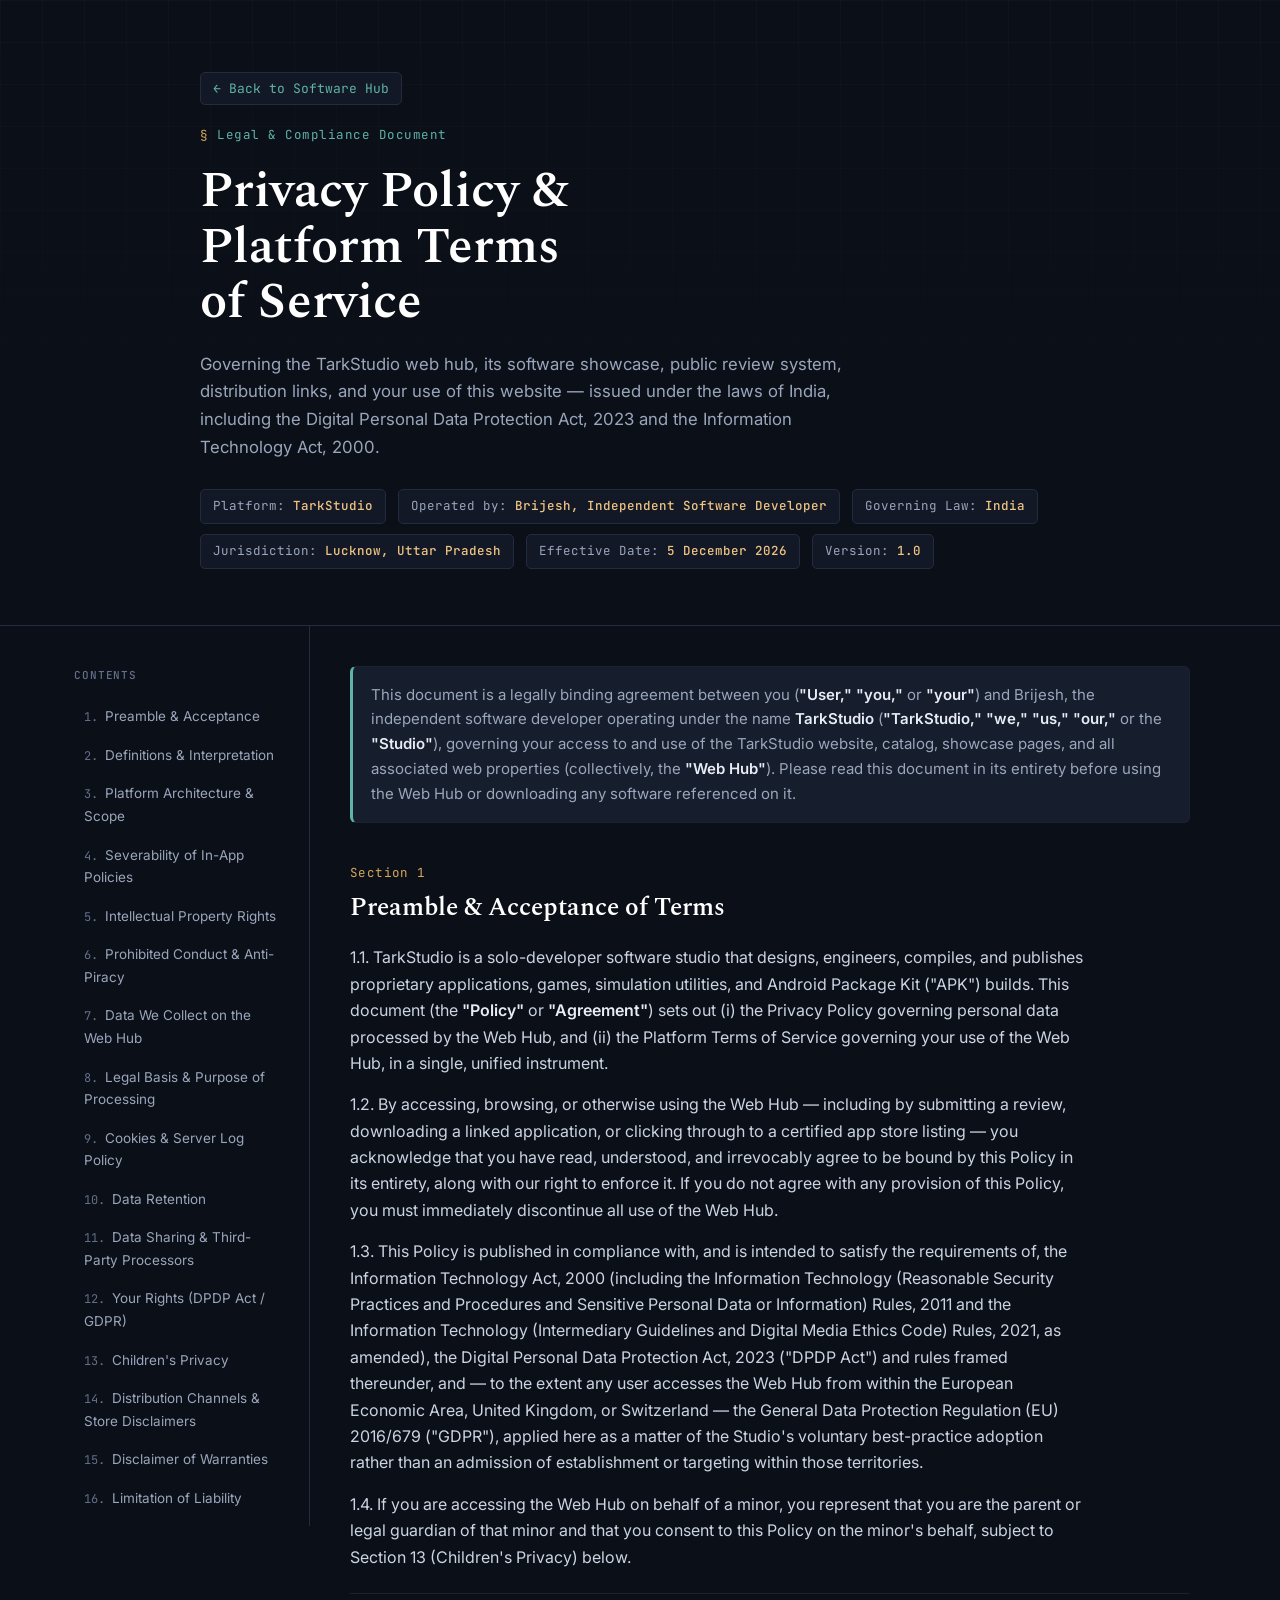
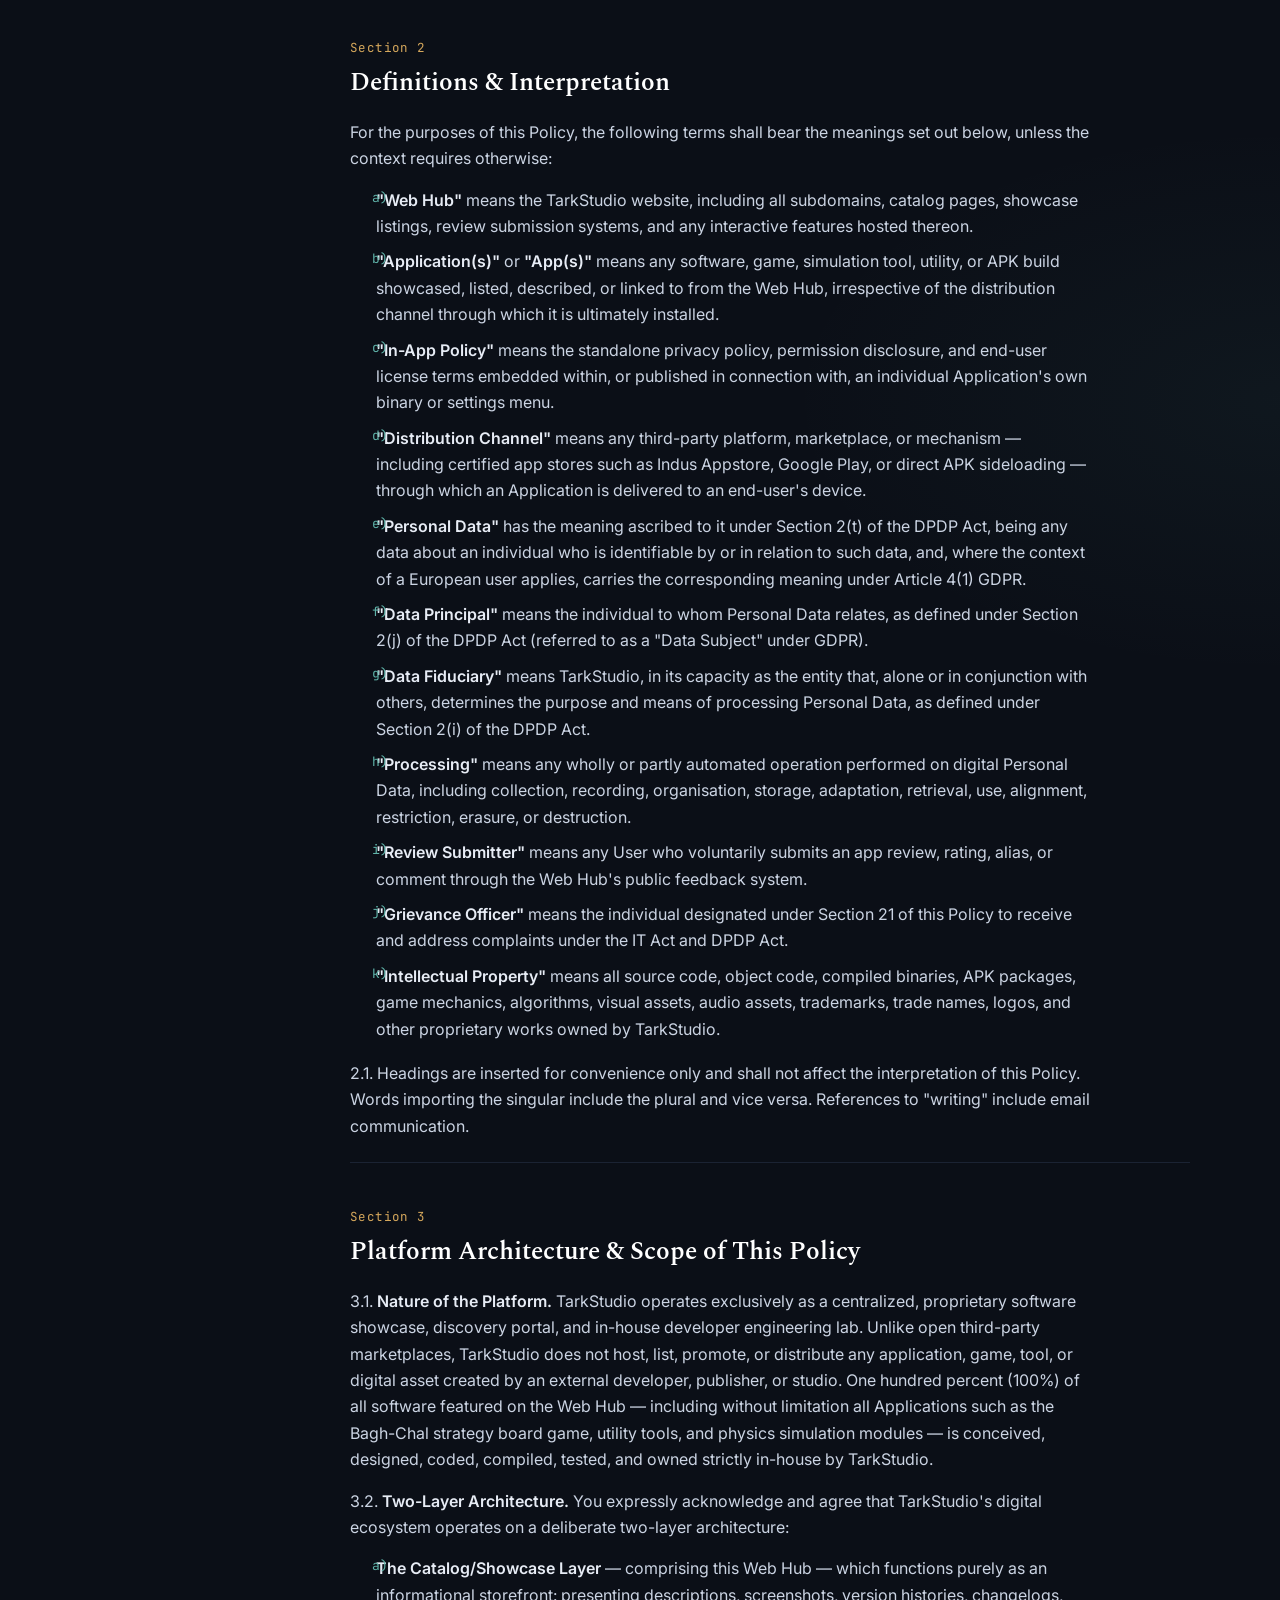
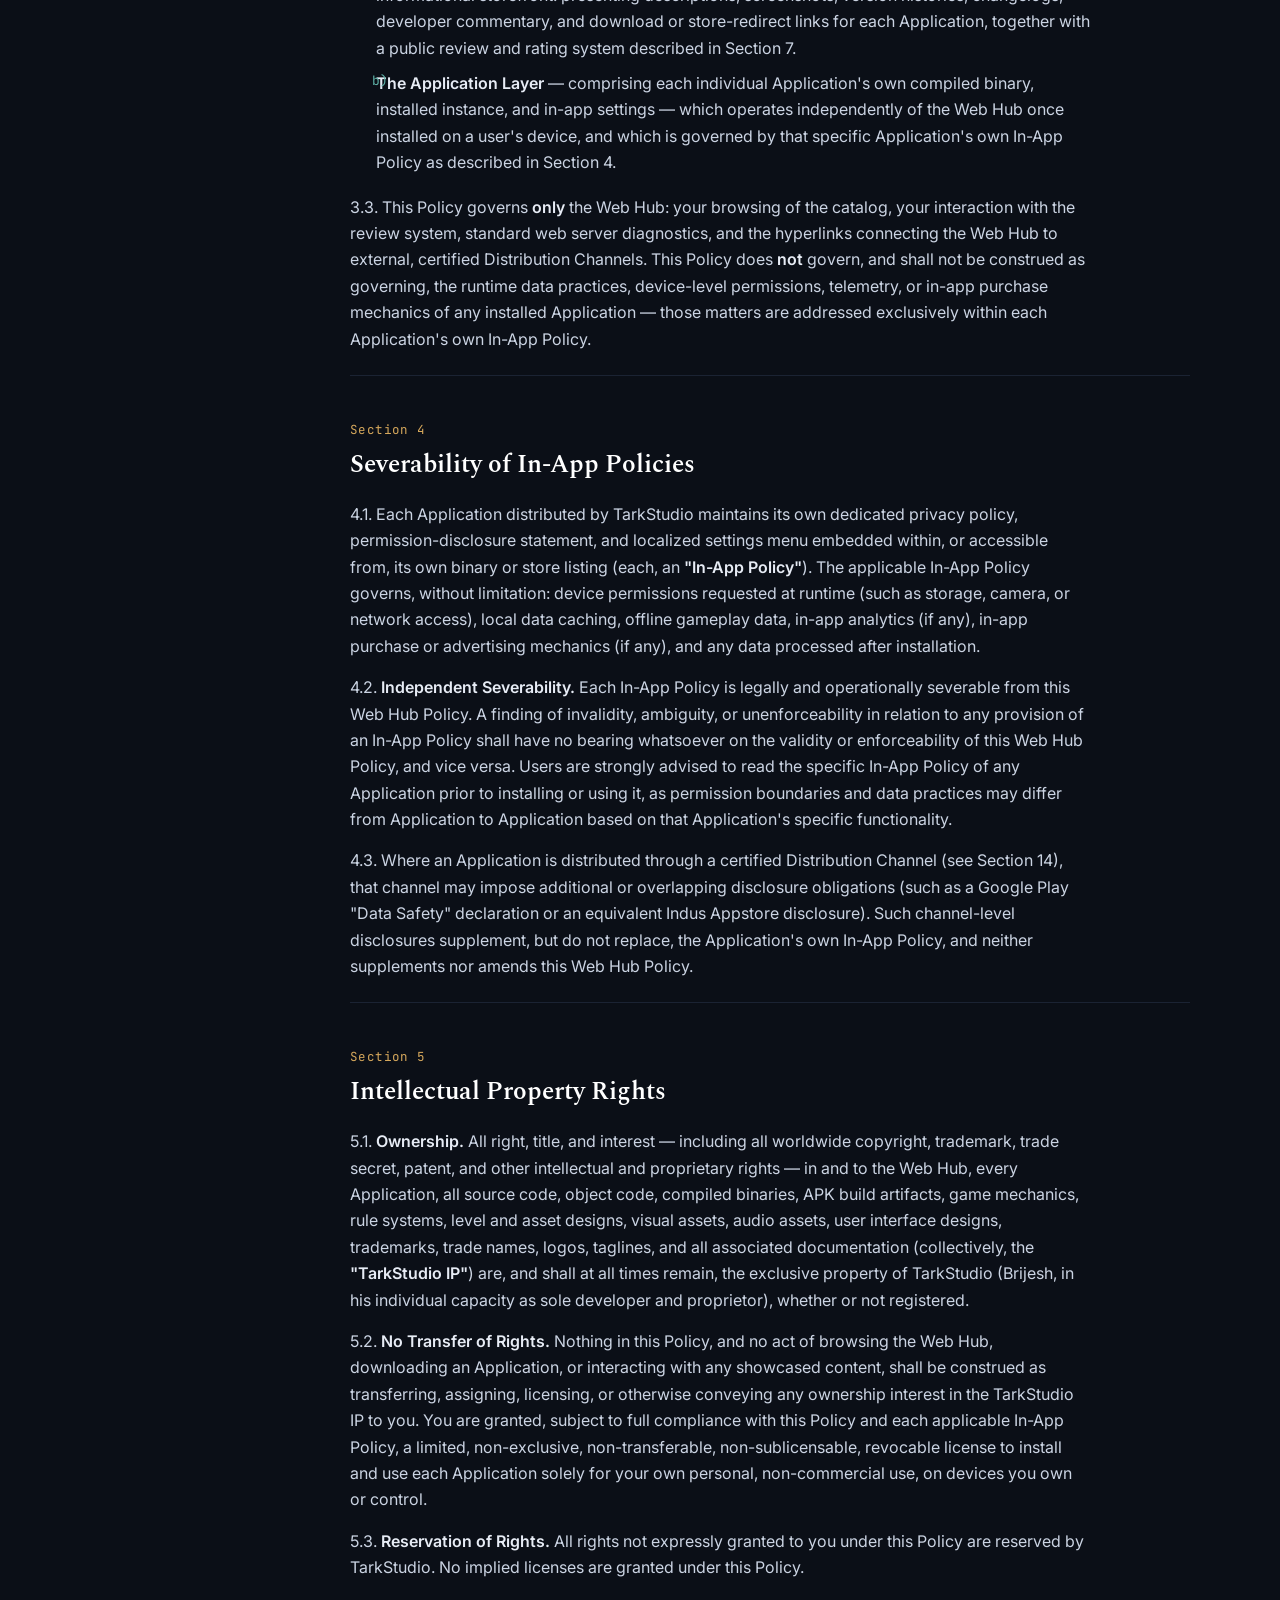
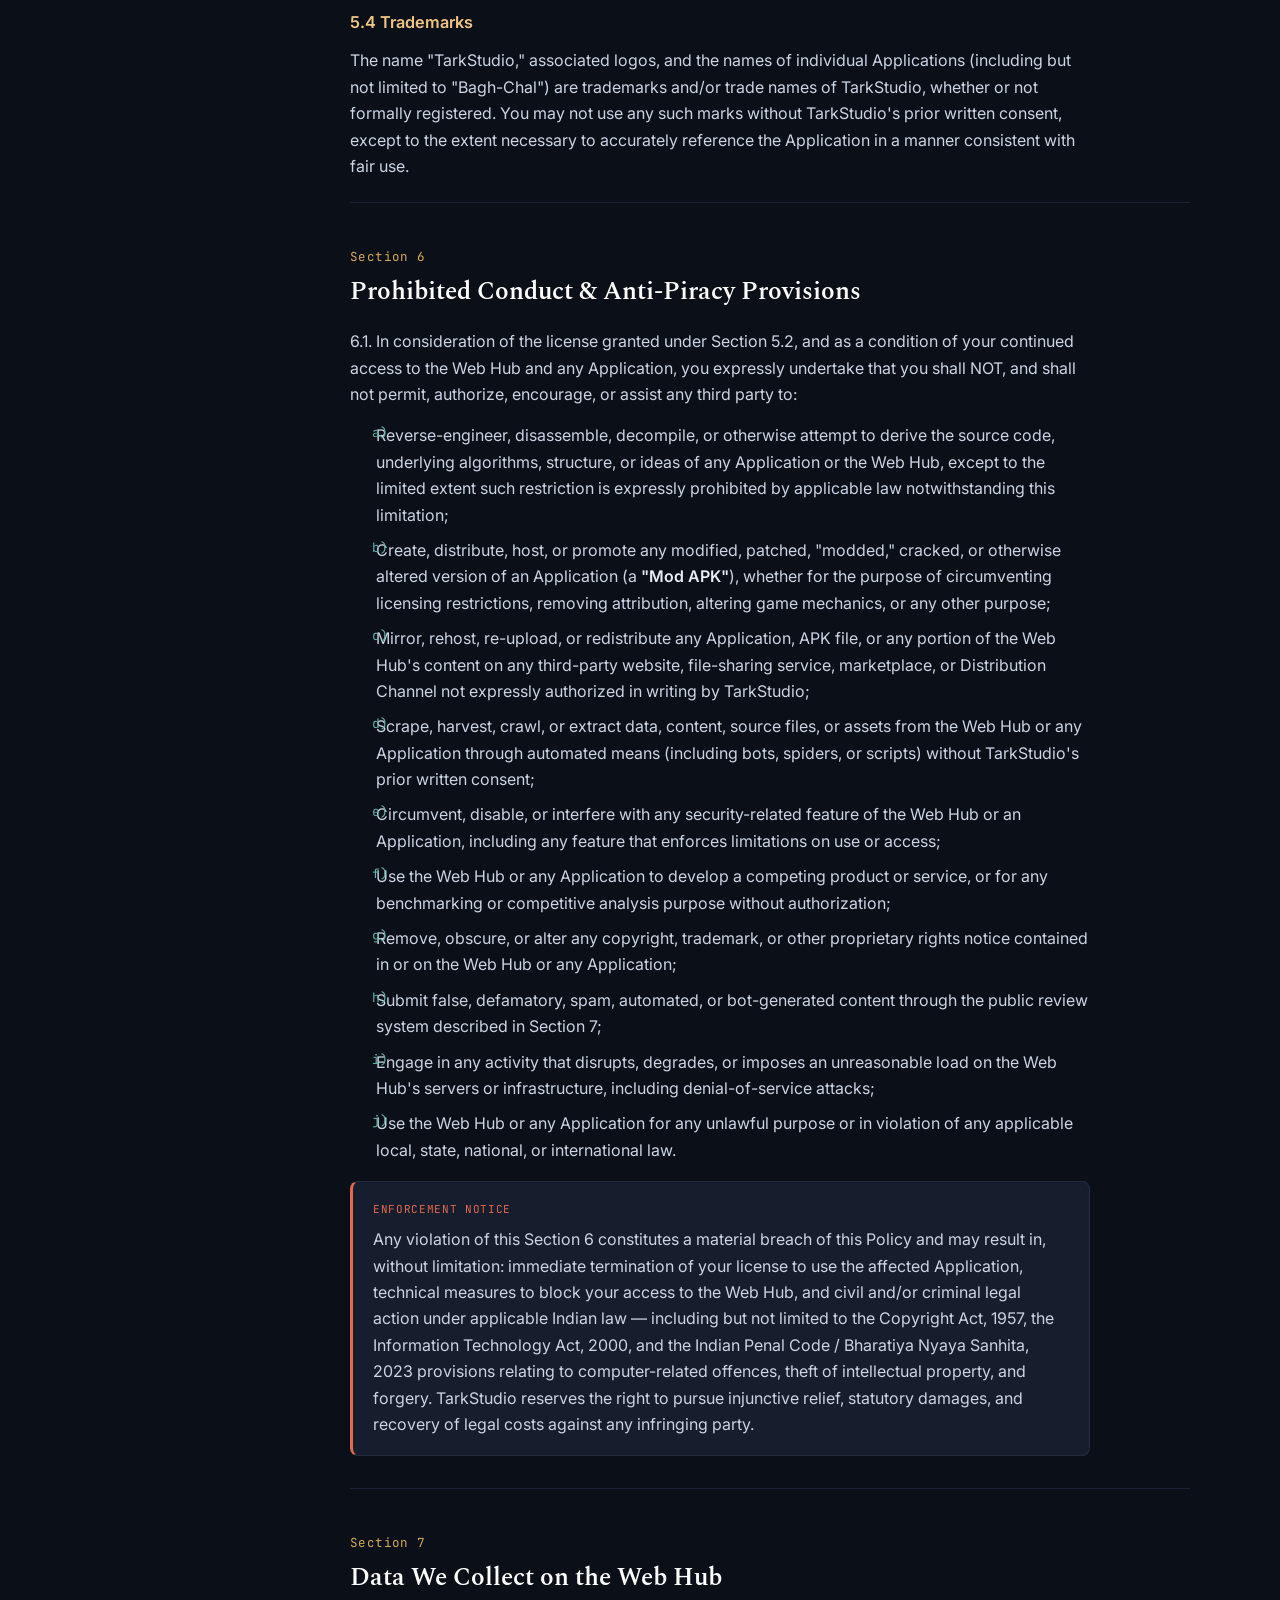
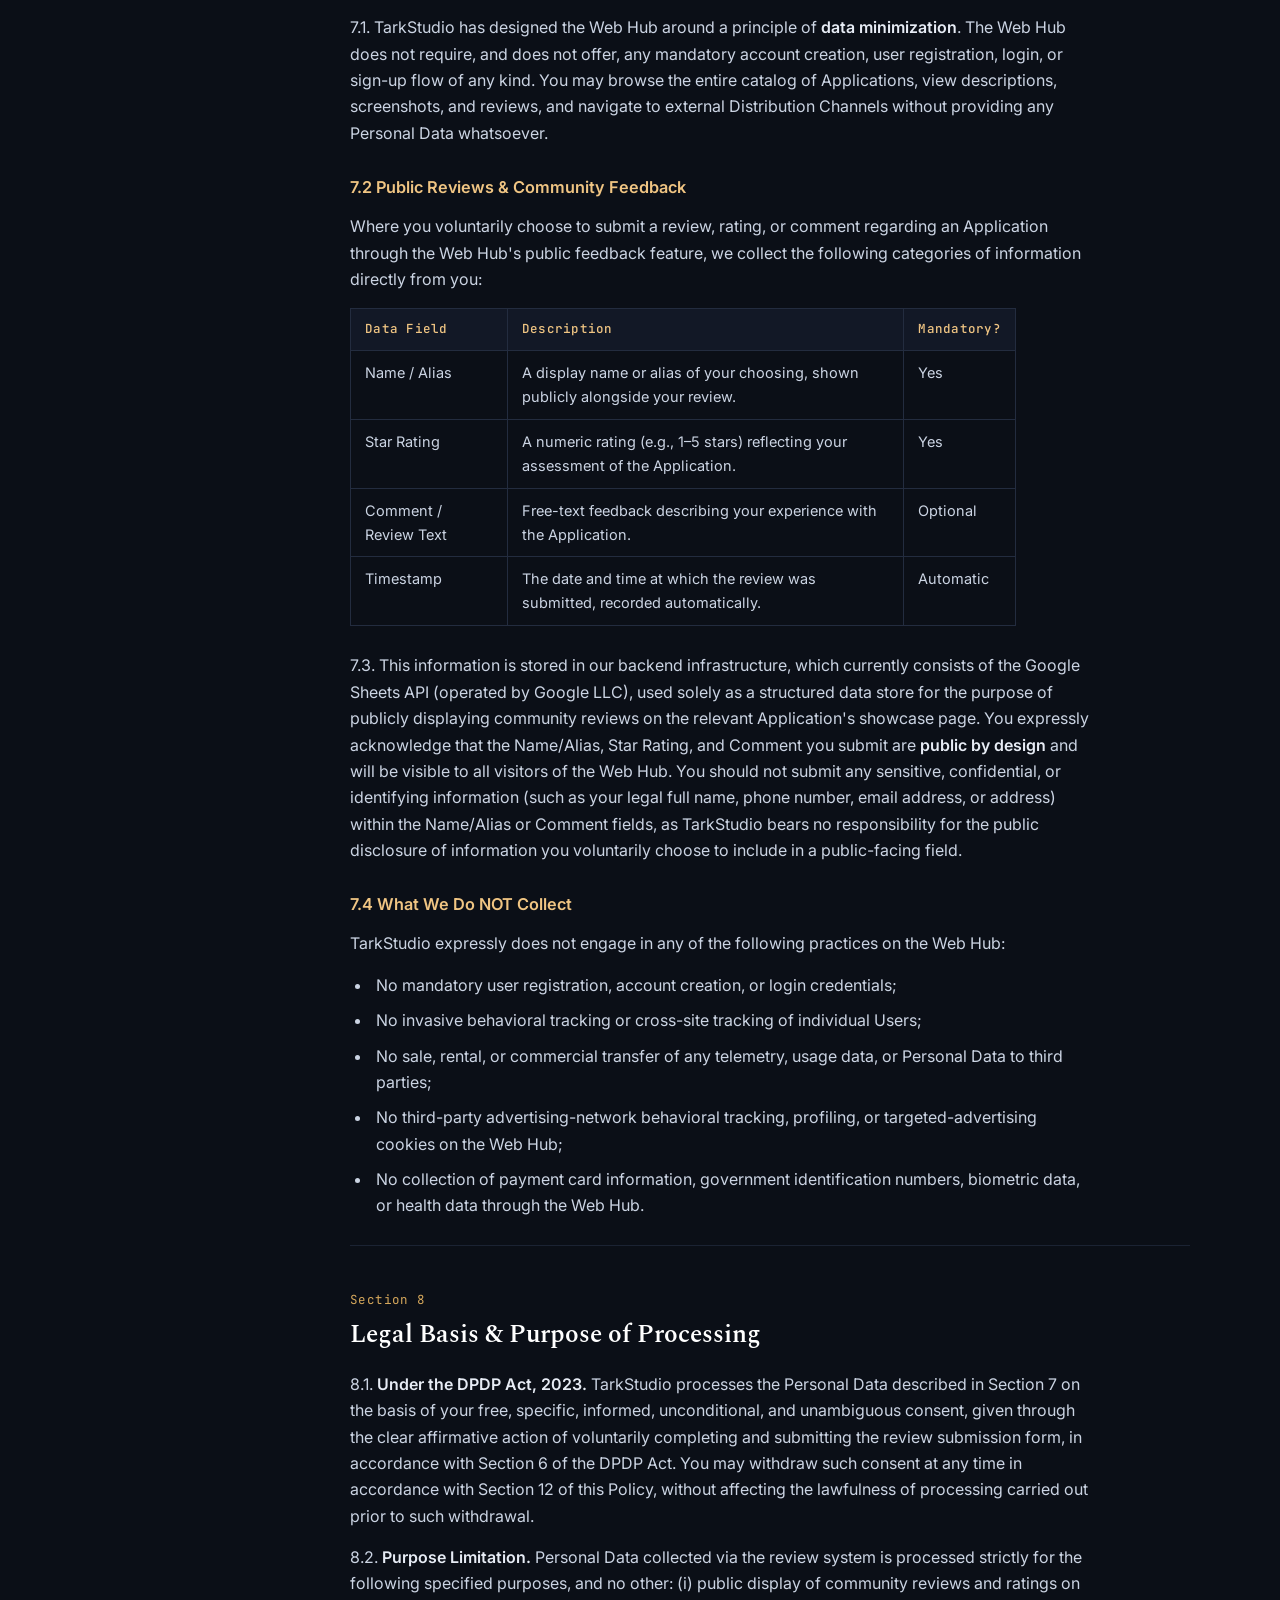
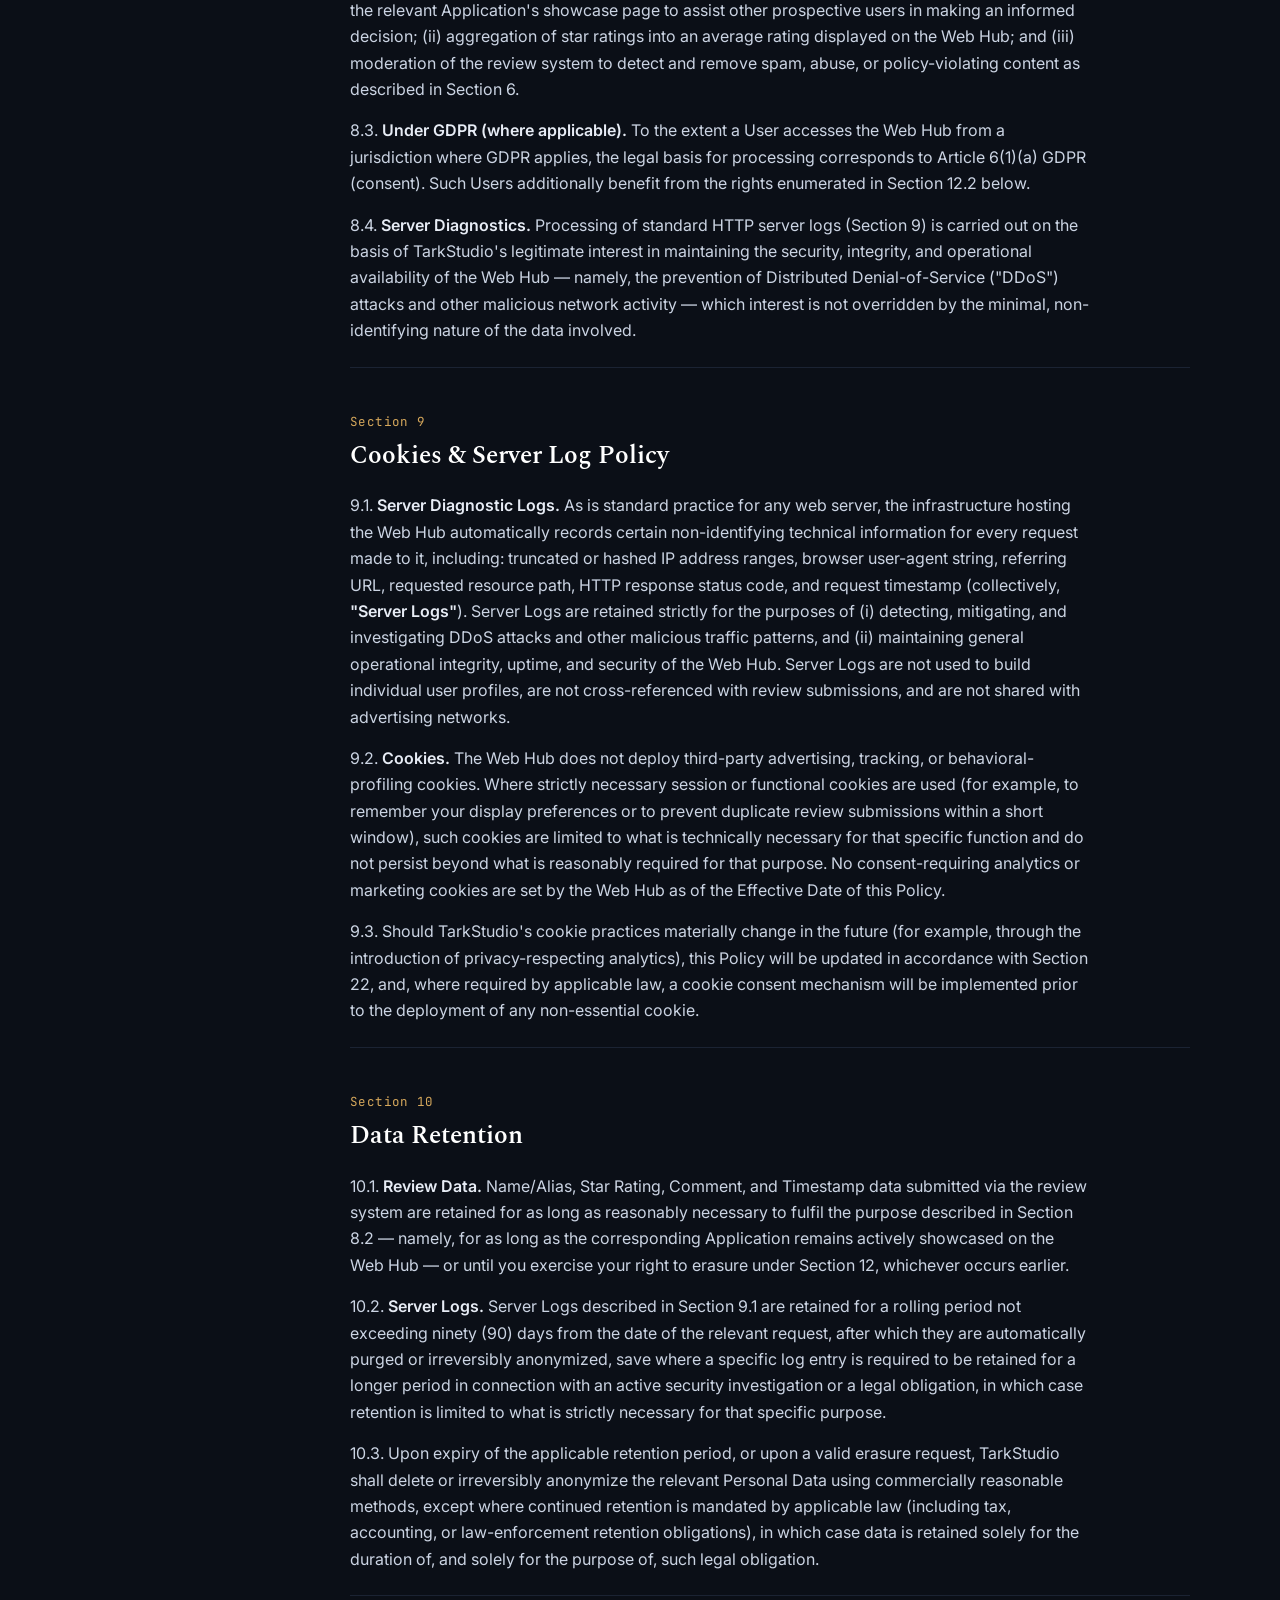
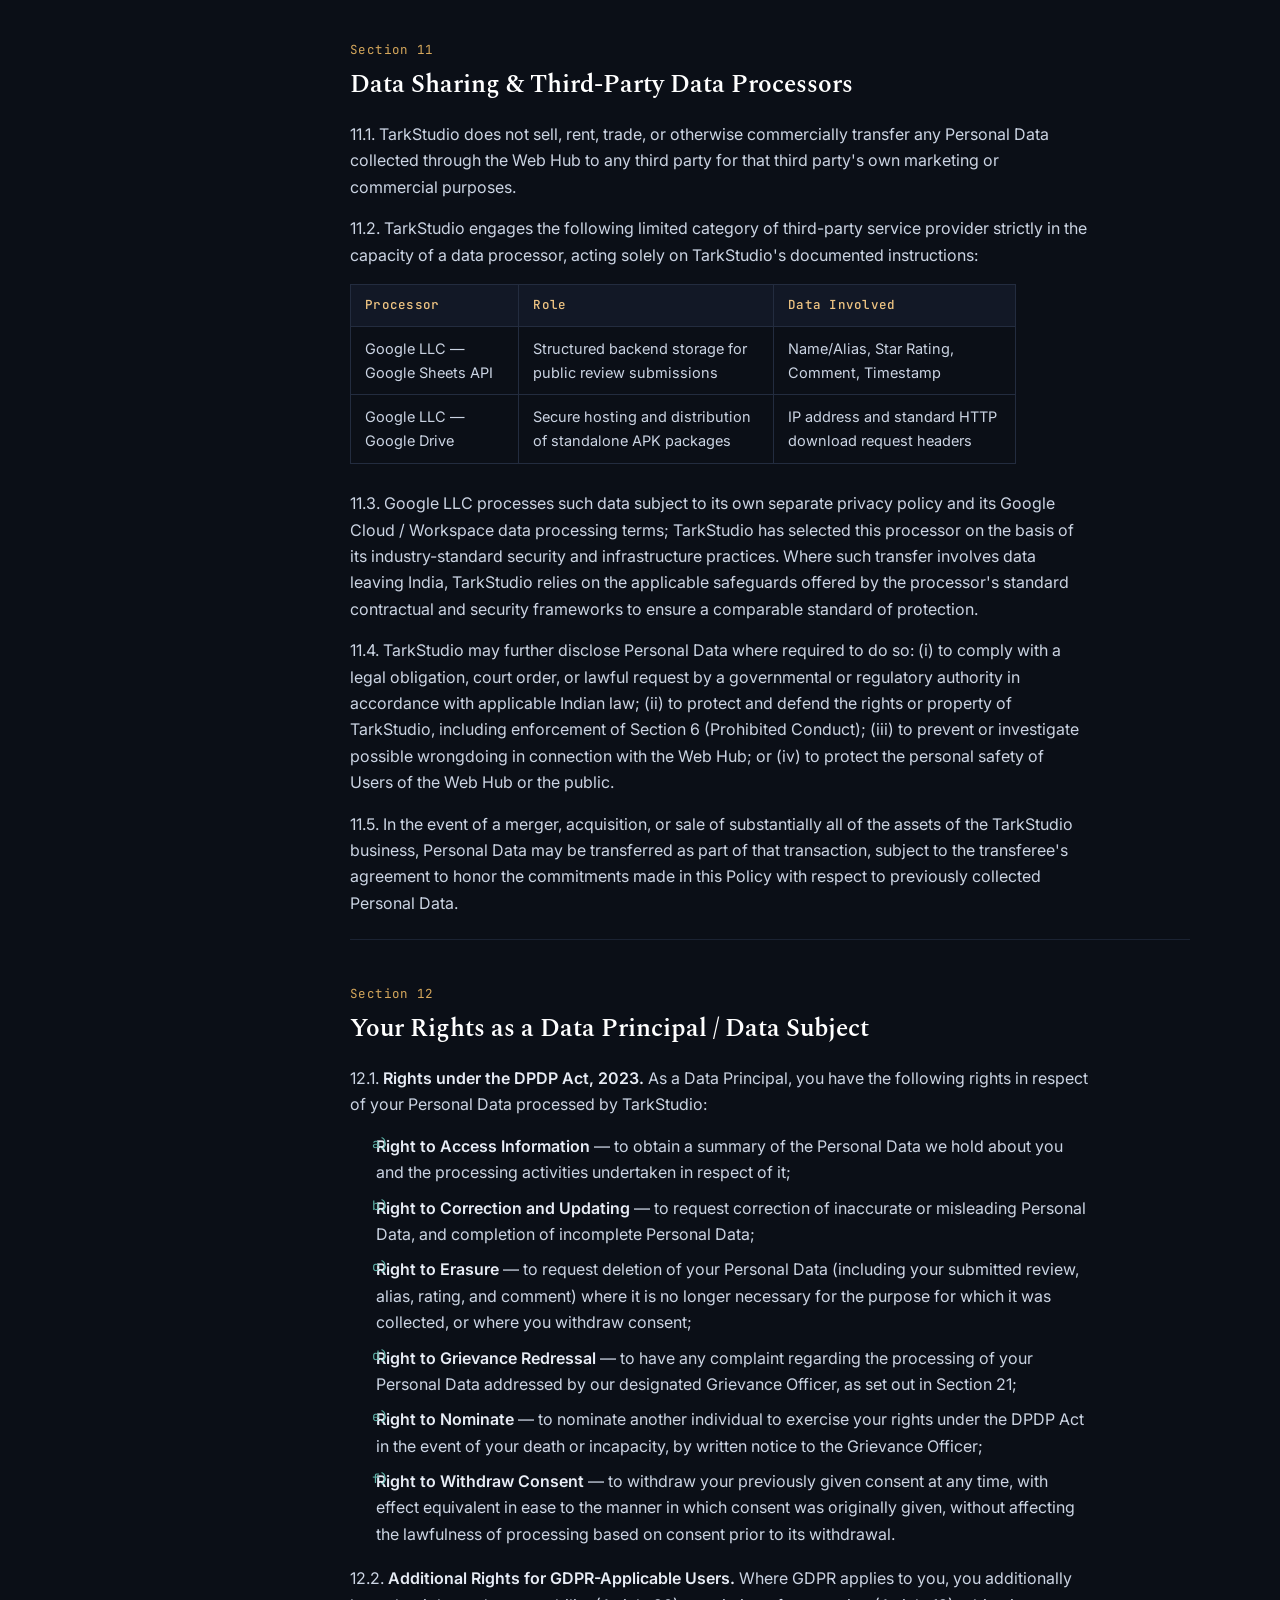
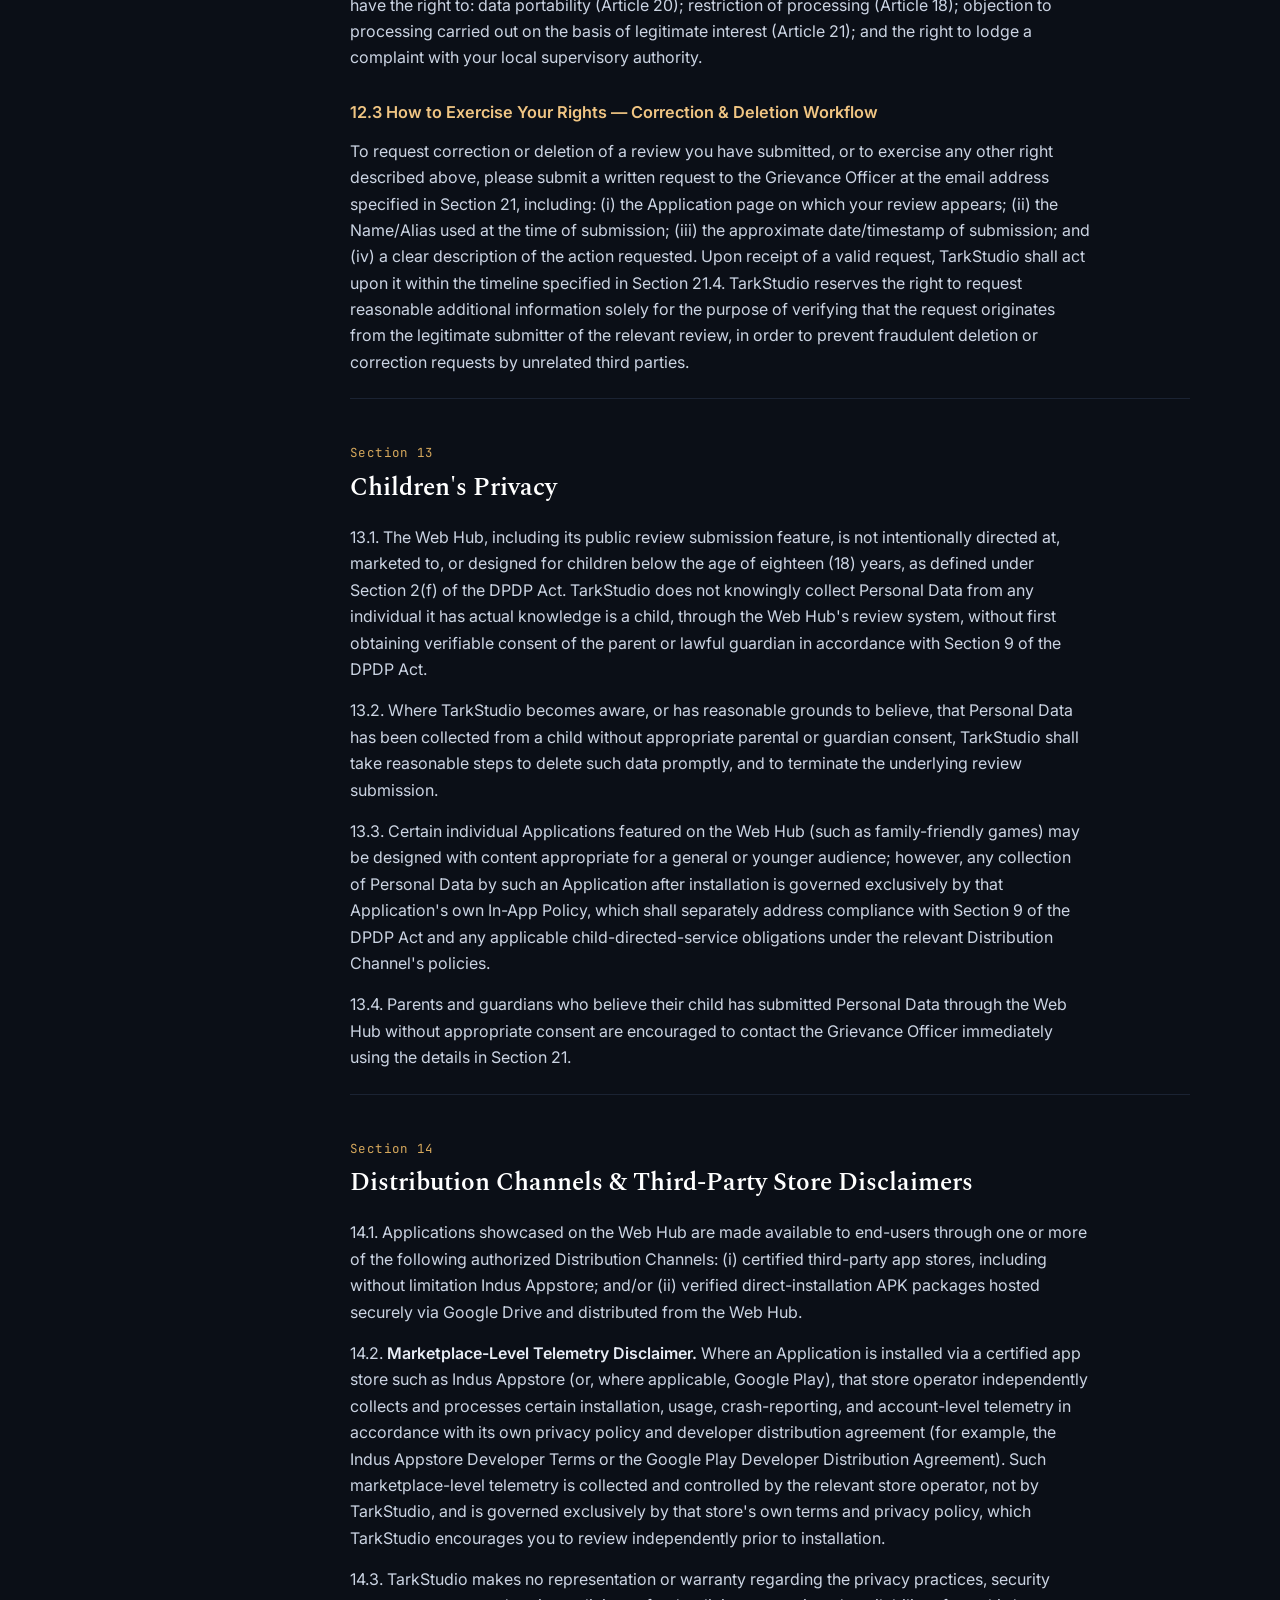
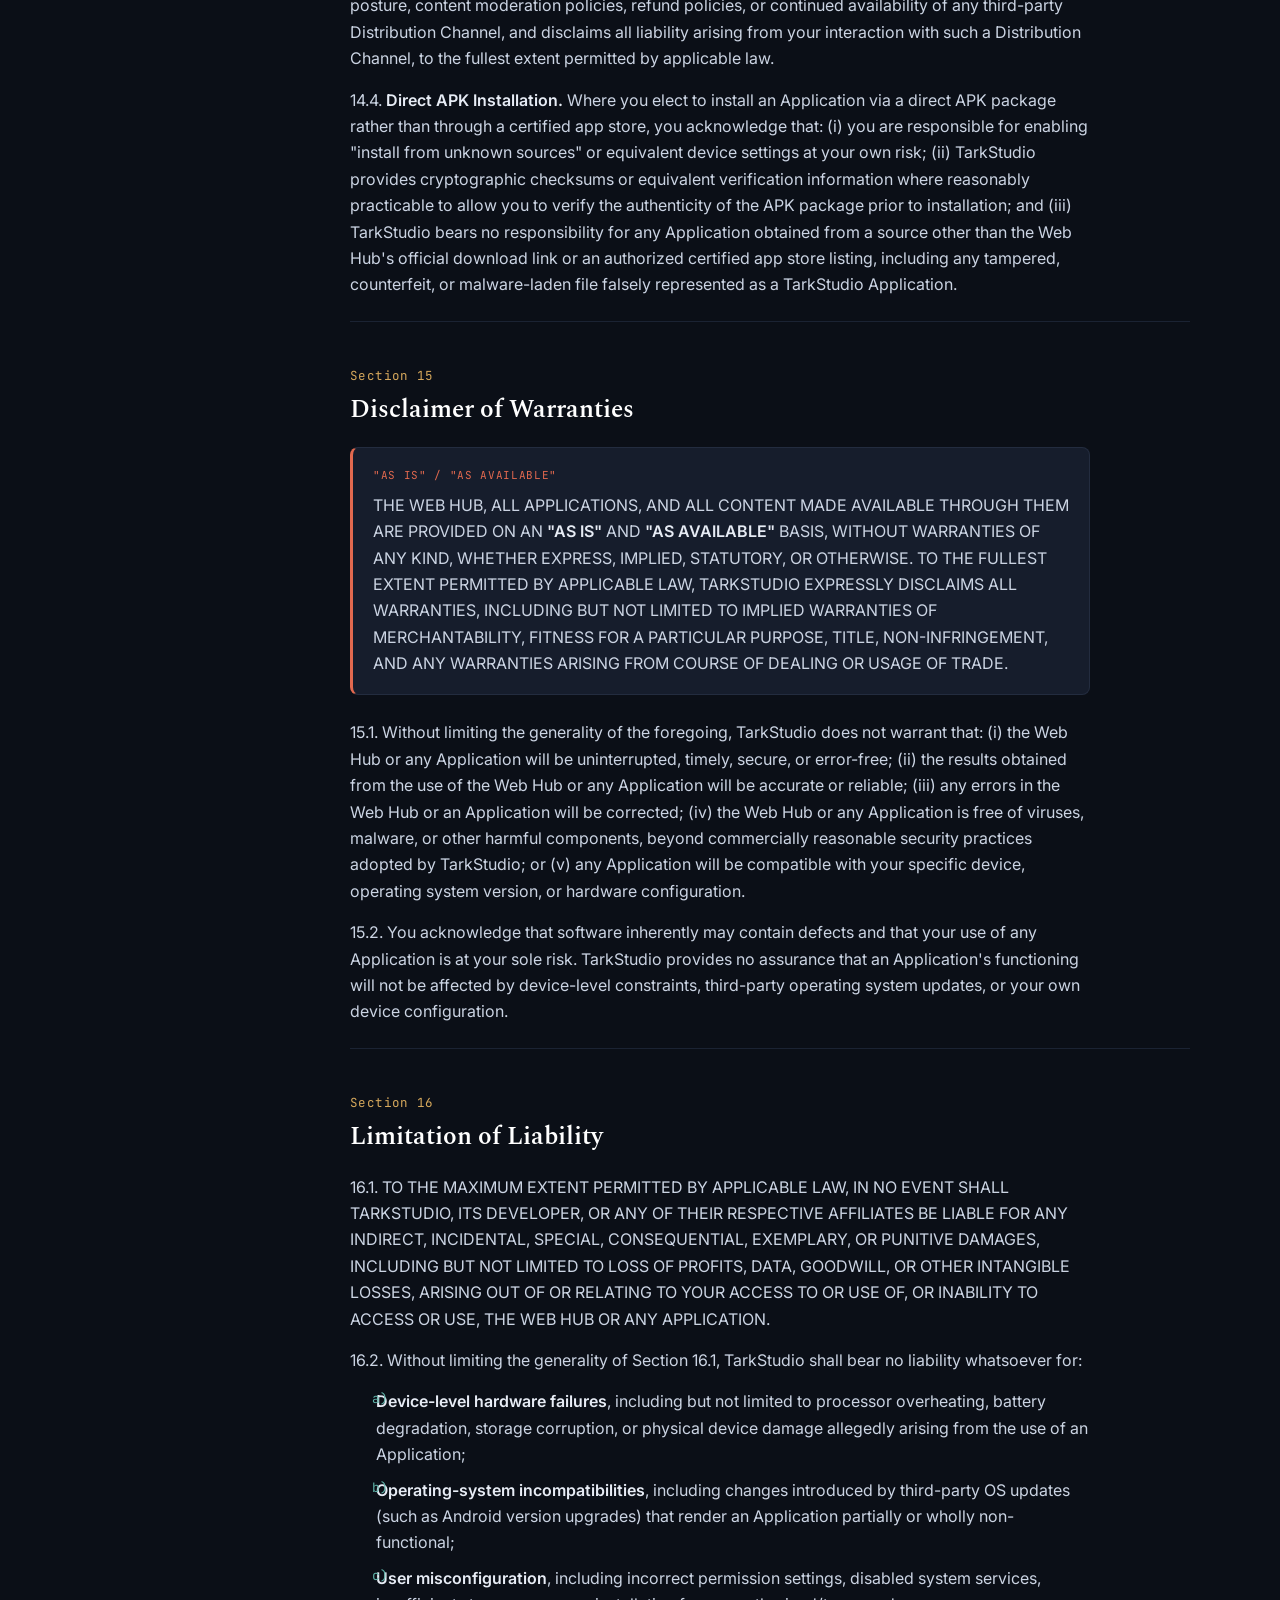
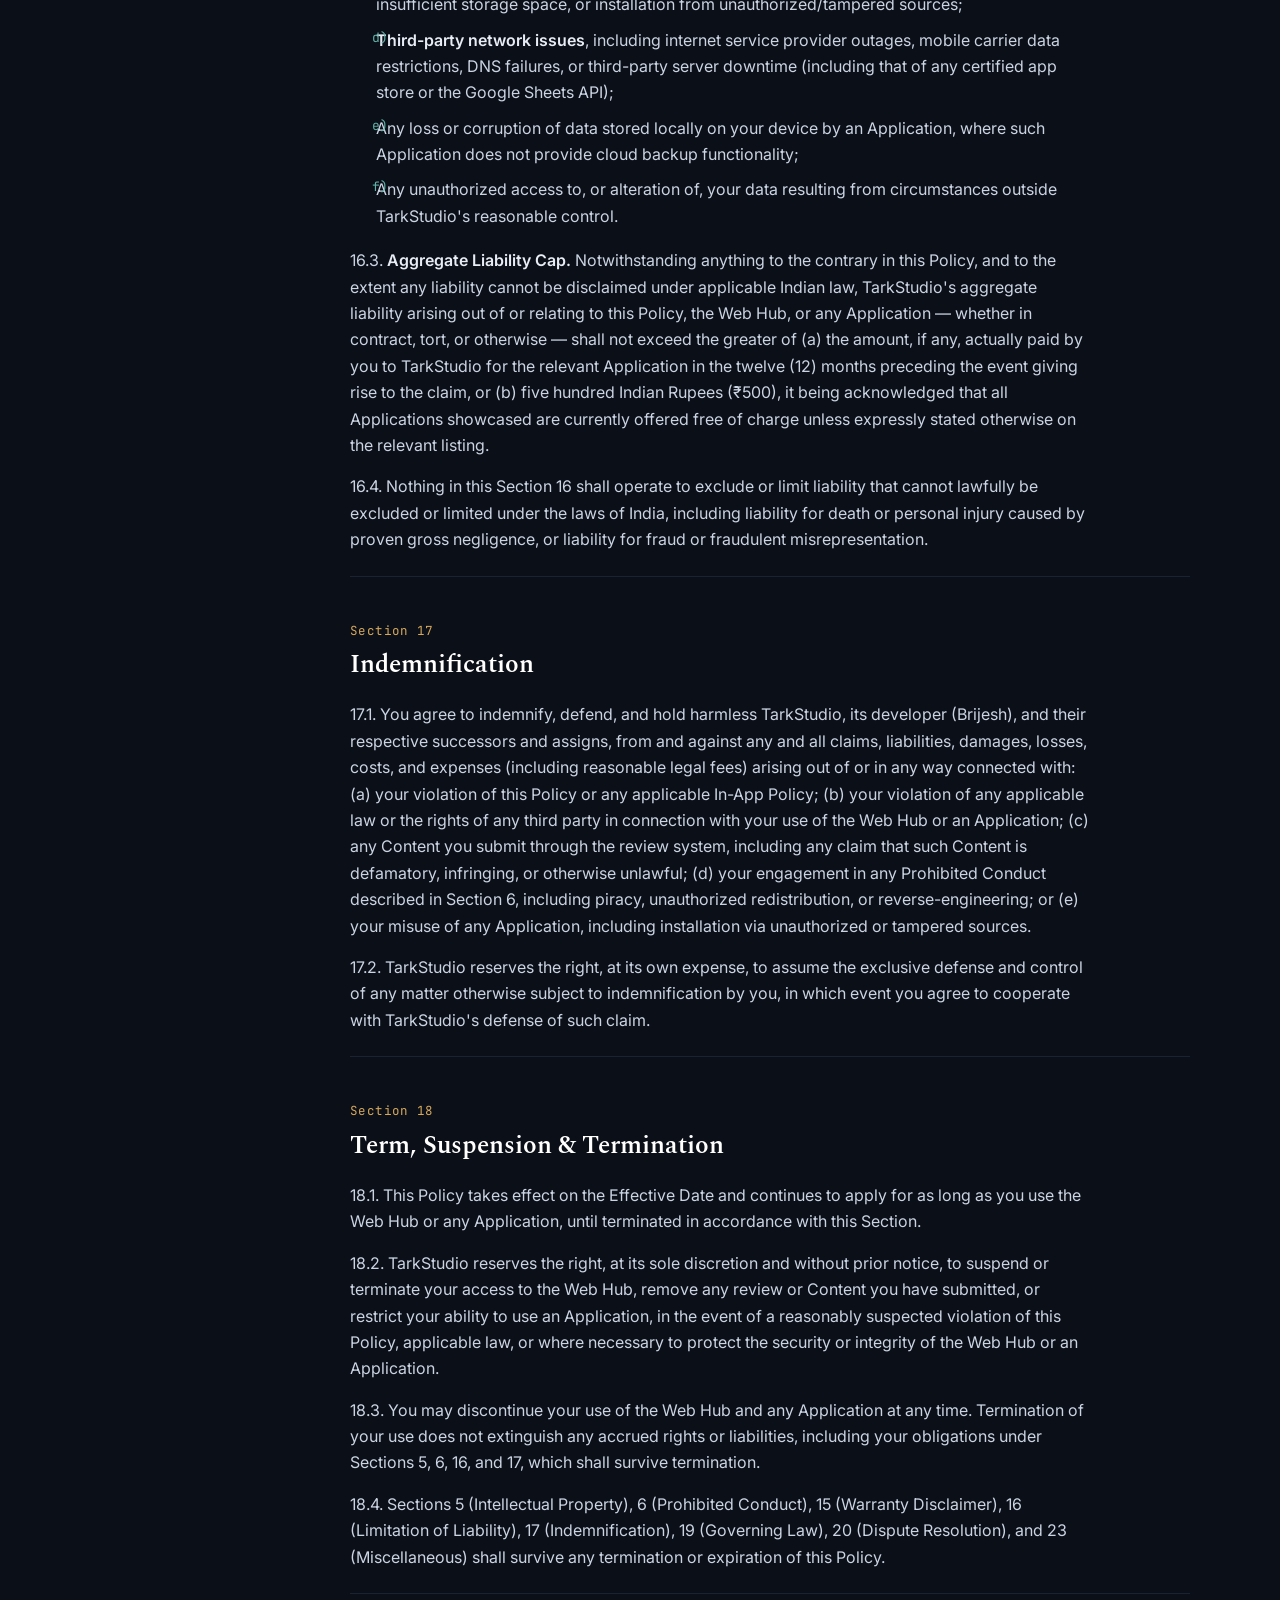
<file: privacy.html>
<!DOCTYPE html>
<html lang="en">
<head>
<meta charset="UTF-8">
<meta name="viewport" content="width=device-width, initial-scale=1.0">
<title>TarkStudio — Privacy Policy &amp; Platform Terms of Service</title>
<link rel="preconnect" href="https://fonts.googleapis.com">
<link href="https://fonts.googleapis.com/css2?family=Spectral:wght@400;500;600;700&family=Inter:wght@400;500;600;700&family=JetBrains+Mono:wght@400;500&display=swap" rel="stylesheet">
<style>
  :root{
    --bg: #0B0F17;
    --bg-raised: #121826;
    --bg-panel: #161D2C;
    --border: #232C3F;
    --border-soft: #1B2333;
    --text: #E7ECF5;
    --text-dim: #9AA6BC;
    --text-faint: #63708A;
    --accent: #D6A85C;
    --accent-soft: #4A3F27;
    --accent-bright: #F0C583;
    --teal: #5FB3A9;
    --danger: #E2694F;
    --serif: 'Spectral', Georgia, serif;
    --sans: 'Inter', -apple-system, BlinkMacSystemFont, 'Segoe UI', sans-serif;
    --mono: 'JetBrains Mono', Consolas, monospace;
    --max-w: 880px;
  }

  *{box-sizing:border-box;}
  html{scroll-behavior:smooth;}

  body{
    margin:0;
    background:
      radial-gradient(1200px 600px at 15% -10%, rgba(214,168,92,0.06), transparent 60%),
      radial-gradient(900px 500px at 100% 10%, rgba(95,179,169,0.05), transparent 55%),
      var(--bg);
    color:var(--text);
    font-family:var(--sans);
    font-size:16px;
    line-height:1.65;
    -webkit-font-smoothing:antialiased;
  }

  a{color:var(--accent-bright);}
  a:hover{color:var(--accent);}
  a:focus-visible, button:focus-visible{outline:2px solid var(--teal); outline-offset:3px;}

  ::selection{background:var(--accent-soft); color:var(--text);}

  /* ---------- Header / Hero ---------- */
  header.hero{
    border-bottom:1px solid var(--border);
    padding:72px 24px 56px;
    position:relative;
    overflow:hidden;
  }
  header.hero::before{
    content:"";
    position:absolute; inset:0;
    background-image:
      linear-gradient(rgba(230,236,245,0.025) 1px, transparent 1px),
      linear-gradient(90deg, rgba(230,236,245,0.025) 1px, transparent 1px);
    background-size:42px 42px;
    mask-image: linear-gradient(to bottom, black, transparent 85%);
    pointer-events:none;
  }
  .hero-inner{
    max-width:var(--max-w);
    margin:0 auto;
    position:relative;
  }
  .kicker{
    font-family:var(--mono);
    font-size:12.5px;
    letter-spacing:0.04em;
    color:var(--teal);
    margin:0 0 18px;
  }
  .kicker::before{content:"§ "; color:var(--accent);}
  h1.title{
    font-family:var(--serif);
    font-weight:600;
    font-size:clamp(2.1rem, 4.4vw, 3.1rem);
    line-height:1.12;
    margin:0 0 20px;
    color:#fff;
    max-width:14ch;
  }
  .subtitle{
    font-size:1.05rem;
    color:var(--text-dim);
    max-width:62ch;
    margin:0 0 28px;
  }
  .meta-row{
    display:flex;
    flex-wrap:wrap;
    gap:10px 12px;
    font-family:var(--mono);
    font-size:12.5px;
    color:var(--text-faint);
  }
  .meta-pill{
    border:1px solid var(--border);
    background:var(--bg-raised);
    padding:6px 12px;
    border-radius:5px;
    color:var(--text-dim);
  }
  .meta-pill strong{color:var(--accent-bright); font-weight:500;}

  /* ---------- Layout ---------- */
  .layout{
    max-width:1180px;
    margin:0 auto;
    display:grid;
    grid-template-columns:260px minmax(0,1fr);
    gap:0;
  }
  nav.toc{
    padding:40px 20px 80px 24px;
    position:sticky;
    top:0;
    align-self:start;
    max-height:100vh;
    overflow-y:auto;
    border-right:1px solid var(--border);
  }
  nav.toc h2{
    font-family:var(--mono);
    font-size:11px;
    letter-spacing:0.08em;
    text-transform:uppercase;
    color:var(--text-faint);
    margin:0 0 14px;
    font-weight:500;
  }
  nav.toc ol{
    list-style:none;
    margin:0; padding:0;
    counter-reset:toc;
  }
  nav.toc li{
    counter-increment:toc;
    margin-bottom:2px;
  }
  nav.toc a{
    display:block;
    padding:7px 10px 7px 8px;
    border-radius:5px;
    font-size:13.5px;
    color:var(--text-dim);
    text-decoration:none;
    border-left:2px solid transparent;
  }
  nav.toc a::before{
    content:counter(toc) ".  ";
    color:var(--text-faint);
    font-family:var(--mono);
    font-size:12px;
  }
  nav.toc a:hover{
    color:var(--text);
    background:var(--bg-panel);
    border-left-color:var(--accent);
  }

  main.doc{
    padding:40px 40px 120px;
    min-width:0;
  }
  main.doc > p.intro{
    color:var(--text-dim);
    font-size:15px;
    padding:16px 18px;
    background:var(--bg-panel);
    border:1px solid var(--border-soft);
    border-left:3px solid var(--teal);
    border-radius:6px;
    margin:0 0 40px;
  }

  section.clause{
    padding:44px 0 8px;
    border-top:1px solid var(--border-soft);
  }
  section.clause:first-of-type{border-top:none; padding-top:0;}

  .clause-num{
    font-family:var(--mono);
    font-size:12.5px;
    color:var(--accent);
    letter-spacing:0.03em;
    margin:0 0 8px;
    display:block;
  }
  h2.clause-title{
    font-family:var(--serif);
    font-weight:600;
    font-size:1.55rem;
    color:#fff;
    margin:0 0 20px;
    line-height:1.3;
  }
  h3.sub-title{
    font-family:var(--sans);
    font-weight:600;
    font-size:1.02rem;
    color:var(--accent-bright);
    margin:28px 0 12px;
  }
  .clause p{
    color:#CBD4E3;
    margin:0 0 15px;
    max-width:74ch;
  }
  .clause ul, .clause ol.legal-list{
    margin:0 0 18px;
    padding-left:22px;
    max-width:74ch;
  }
  .clause ul li, .clause ol.legal-list li{
    color:#CBD4E3;
    margin-bottom:9px;
    padding-left:4px;
  }
  ol.legal-list{
    counter-reset:legal;
    list-style:none;
    padding-left:0;
  }
  ol.legal-list > li{
    counter-increment:legal;
    position:relative;
    padding-left:34px;
  }
  ol.legal-list > li::before{
    content:counter(legal, lower-alpha) ")";
    position:absolute;
    left:0;
    color:var(--teal);
    font-family:var(--mono);
    font-size:13px;
  }
  strong{color:var(--text); font-weight:600;}
  code{
    font-family:var(--mono);
    background:var(--bg-raised);
    border:1px solid var(--border);
    padding:1px 6px;
    border-radius:4px;
    font-size:0.88em;
    color:var(--accent-bright);
  }

  .callout{
    border:1px solid var(--border);
    background:var(--bg-panel);
    border-radius:8px;
    padding:18px 20px;
    margin:18px 0 24px;
    max-width:74ch;
  }
  .callout.warn{border-left:3px solid var(--danger);}
  .callout.info{border-left:3px solid var(--teal);}
  .callout p:last-child{margin-bottom:0;}
  .callout .tag{
    font-family:var(--mono);
    font-size:11px;
    letter-spacing:0.06em;
    text-transform:uppercase;
    color:var(--danger);
    display:block;
    margin-bottom:8px;
  }
  .callout.info .tag{color:var(--teal);}

  table.data-table{
    width:100%;
    border-collapse:collapse;
    margin:16px 0 26px;
    max-width:74ch;
    font-size:14.5px;
  }
  table.data-table th, table.data-table td{
    border:1px solid var(--border);
    padding:10px 14px;
    text-align:left;
    vertical-align:top;
  }
  table.data-table th{
    background:var(--bg-raised);
    color:var(--accent-bright);
    font-weight:500;
    font-family:var(--mono);
    font-size:12.5px;
    letter-spacing:0.02em;
  }
  table.data-table td{color:#CBD4E3;}

  .grievance-card{
    background:var(--bg-panel);
    border:1px solid var(--border);
    border-radius:10px;
    padding:26px 28px;
    max-width:74ch;
    margin-top:10px;
  }
  .grievance-card dl{margin:0; display:grid; grid-template-columns:140px 1fr; row-gap:12px; column-gap:16px;}
  .grievance-card dt{font-family:var(--mono); font-size:12px; color:var(--text-faint); letter-spacing:0.02em; padding-top:2px;}
  .grievance-card dd{margin:0; color:var(--text); font-size:15px;}
  .grievance-card dd a{font-weight:500;}

  footer.doc-footer{
    max-width:74ch;
    margin:60px 0 0;
    padding-top:28px;
    border-top:1px solid var(--border-soft);
    color:var(--text-faint);
    font-size:13px;
  }

  /* Responsive */
  @media (max-width: 940px){
    .layout{grid-template-columns:1fr;}
    nav.toc{
      position:relative;
      max-height:none;
      border-right:none;
      border-bottom:1px solid var(--border);
      padding:28px 24px;
    }
    main.doc{padding:36px 22px 90px;}
    header.hero{padding:52px 20px 40px;}
  }

  @media print{
    nav.toc{display:none;}
    .layout{grid-template-columns:1fr;}
    body{background:#fff; color:#111;}
  }

  @media (prefers-reduced-motion: reduce){
    html{scroll-behavior:auto;}
  }
</style>
</head>
<body>

<header class="hero">
  <div class="hero-inner">
    <div style="margin-bottom: 1.25rem;">
      <a href="./index.html" style="display: inline-flex; align-items: center; gap: 0.4rem; font-family: var(--mono); font-size: 13px; color: var(--teal); text-decoration: none; padding: 5px 12px; background: var(--bg-raised); border: 1px solid var(--border); border-radius: 5px; transition: border-color 0.15s ease;">← Back to Software Hub</a>
    </div>
    <p class="kicker">Legal &amp; Compliance Document</p>
    <h1 class="title">Privacy Policy &amp; Platform Terms of Service</h1>
    <p class="subtitle">Governing the TarkStudio web hub, its software showcase, public review system, distribution links, and your use of this website — issued under the laws of India, including the Digital Personal Data Protection Act, 2023 and the Information Technology Act, 2000.</p>
    <div class="meta-row">
      <span class="meta-pill">Platform: <strong>TarkStudio</strong></span>
      <span class="meta-pill">Operated by: <strong>Brijesh, Independent Software Developer</strong></span>
      <span class="meta-pill">Governing Law: <strong>India</strong></span>
      <span class="meta-pill">Jurisdiction: <strong>Lucknow, Uttar Pradesh</strong></span>
      <span class="meta-pill">Effective Date: <strong id="eff-date"></strong></span>
      <span class="meta-pill">Version: <strong>1.0</strong></span>
    </div>
  </div>
</header>

<div class="layout">
  <nav class="toc" aria-label="Table of contents">
    <h2>Contents</h2>
    <ol>
      <li><a href="#s1">Preamble &amp; Acceptance</a></li>
      <li><a href="#s2">Definitions &amp; Interpretation</a></li>
      <li><a href="#s3">Platform Architecture &amp; Scope</a></li>
      <li><a href="#s4">Severability of In-App Policies</a></li>
      <li><a href="#s5">Intellectual Property Rights</a></li>
      <li><a href="#s6">Prohibited Conduct &amp; Anti-Piracy</a></li>
      <li><a href="#s7">Data We Collect on the Web Hub</a></li>
      <li><a href="#s8">Legal Basis &amp; Purpose of Processing</a></li>
      <li><a href="#s9">Cookies &amp; Server Log Policy</a></li>
      <li><a href="#s10">Data Retention</a></li>
      <li><a href="#s11">Data Sharing &amp; Third-Party Processors</a></li>
      <li><a href="#s12">Your Rights (DPDP Act / GDPR)</a></li>
      <li><a href="#s13">Children's Privacy</a></li>
      <li><a href="#s14">Distribution Channels &amp; Store Disclaimers</a></li>
      <li><a href="#s15">Disclaimer of Warranties</a></li>
      <li><a href="#s16">Limitation of Liability</a></li>
      <li><a href="#s17">Indemnification</a></li>
      <li><a href="#s18">Term, Suspension &amp; Termination</a></li>
      <li><a href="#s19">Governing Law &amp; Jurisdiction</a></li>
      <li><a href="#s20">Dispute Resolution</a></li>
      <li><a href="#s21">Grievance Redressal Mechanism</a></li>
      <li><a href="#s22">Amendments to this Policy</a></li>
      <li><a href="#s23">Miscellaneous Provisions</a></li>
      <li><a href="#s24">Contact Information</a></li>
    </ol>
  </nav>

  <main class="doc">
    <p class="intro">This document is a legally binding agreement between you (<strong>"User," "you,"</strong> or <strong>"your"</strong>) and Brijesh, the independent software developer operating under the name <strong>TarkStudio</strong> (<strong>"TarkStudio," "we," "us," "our,"</strong> or the <strong>"Studio"</strong>), governing your access to and use of the TarkStudio website, catalog, showcase pages, and all associated web properties (collectively, the <strong>"Web Hub"</strong>). Please read this document in its entirety before using the Web Hub or downloading any software referenced on it.</p>

    <!-- 1 -->
    <section class="clause" id="s1">
      <span class="clause-num">Section 1</span>
      <h2 class="clause-title">Preamble &amp; Acceptance of Terms</h2>
      <p>1.1. TarkStudio is a solo-developer software studio that designs, engineers, compiles, and publishes proprietary applications, games, simulation utilities, and Android Package Kit ("APK") builds. This document (the <strong>"Policy"</strong> or <strong>"Agreement"</strong>) sets out (i) the Privacy Policy governing personal data processed by the Web Hub, and (ii) the Platform Terms of Service governing your use of the Web Hub, in a single, unified instrument.</p>
      <p>1.2. By accessing, browsing, or otherwise using the Web Hub — including by submitting a review, downloading a linked application, or clicking through to a certified app store listing — you acknowledge that you have read, understood, and irrevocably agree to be bound by this Policy in its entirety, along with our right to enforce it. If you do not agree with any provision of this Policy, you must immediately discontinue all use of the Web Hub.</p>
      <p>1.3. This Policy is published in compliance with, and is intended to satisfy the requirements of, the Information Technology Act, 2000 (including the Information Technology (Reasonable Security Practices and Procedures and Sensitive Personal Data or Information) Rules, 2011 and the Information Technology (Intermediary Guidelines and Digital Media Ethics Code) Rules, 2021, as amended), the Digital Personal Data Protection Act, 2023 ("DPDP Act") and rules framed thereunder, and — to the extent any user accesses the Web Hub from within the European Economic Area, United Kingdom, or Switzerland — the General Data Protection Regulation (EU) 2016/679 ("GDPR"), applied here as a matter of the Studio's voluntary best-practice adoption rather than an admission of establishment or targeting within those territories.</p>
      <p>1.4. If you are accessing the Web Hub on behalf of a minor, you represent that you are the parent or legal guardian of that minor and that you consent to this Policy on the minor's behalf, subject to Section 13 (Children's Privacy) below.</p>
    </section>

    <!-- 2 -->
    <section class="clause" id="s2">
      <span class="clause-num">Section 2</span>
      <h2 class="clause-title">Definitions &amp; Interpretation</h2>
      <p>For the purposes of this Policy, the following terms shall bear the meanings set out below, unless the context requires otherwise:</p>
      <ol class="legal-list">
        <li><strong>"Web Hub"</strong> means the TarkStudio website, including all subdomains, catalog pages, showcase listings, review submission systems, and any interactive features hosted thereon.</li>
        <li><strong>"Application(s)"</strong> or <strong>"App(s)"</strong> means any software, game, simulation tool, utility, or APK build showcased, listed, described, or linked to from the Web Hub, irrespective of the distribution channel through which it is ultimately installed.</li>
        <li><strong>"In-App Policy"</strong> means the standalone privacy policy, permission disclosure, and end-user license terms embedded within, or published in connection with, an individual Application's own binary or settings menu.</li>
        <li><strong>"Distribution Channel"</strong> means any third-party platform, marketplace, or mechanism — including certified app stores such as Indus Appstore, Google Play, or direct APK sideloading — through which an Application is delivered to an end-user's device.</li>
        <li><strong>"Personal Data"</strong> has the meaning ascribed to it under Section 2(t) of the DPDP Act, being any data about an individual who is identifiable by or in relation to such data, and, where the context of a European user applies, carries the corresponding meaning under Article 4(1) GDPR.</li>
        <li><strong>"Data Principal"</strong> means the individual to whom Personal Data relates, as defined under Section 2(j) of the DPDP Act (referred to as a "Data Subject" under GDPR).</li>
        <li><strong>"Data Fiduciary"</strong> means TarkStudio, in its capacity as the entity that, alone or in conjunction with others, determines the purpose and means of processing Personal Data, as defined under Section 2(i) of the DPDP Act.</li>
        <li><strong>"Processing"</strong> means any wholly or partly automated operation performed on digital Personal Data, including collection, recording, organisation, storage, adaptation, retrieval, use, alignment, restriction, erasure, or destruction.</li>
        <li><strong>"Review Submitter"</strong> means any User who voluntarily submits an app review, rating, alias, or comment through the Web Hub's public feedback system.</li>
        <li><strong>"Grievance Officer"</strong> means the individual designated under Section 21 of this Policy to receive and address complaints under the IT Act and DPDP Act.</li>
        <li><strong>"Intellectual Property"</strong> means all source code, object code, compiled binaries, APK packages, game mechanics, algorithms, visual assets, audio assets, trademarks, trade names, logos, and other proprietary works owned by TarkStudio.</li>
      </ol>
      <p>2.1. Headings are inserted for convenience only and shall not affect the interpretation of this Policy. Words importing the singular include the plural and vice versa. References to "writing" include email communication.</p>
    </section>

    <!-- 3 -->
    <section class="clause" id="s3">
      <span class="clause-num">Section 3</span>
      <h2 class="clause-title">Platform Architecture &amp; Scope of This Policy</h2>
      <p>3.1. <strong>Nature of the Platform.</strong> TarkStudio operates exclusively as a centralized, proprietary software showcase, discovery portal, and in-house developer engineering lab. Unlike open third-party marketplaces, TarkStudio does not host, list, promote, or distribute any application, game, tool, or digital asset created by an external developer, publisher, or studio. One hundred percent (100%) of all software featured on the Web Hub — including without limitation all Applications such as the Bagh-Chal strategy board game, utility tools, and physics simulation modules — is conceived, designed, coded, compiled, tested, and owned strictly in-house by TarkStudio.</p>
      <p>3.2. <strong>Two-Layer Architecture.</strong> You expressly acknowledge and agree that TarkStudio's digital ecosystem operates on a deliberate two-layer architecture:</p>
      <ol class="legal-list">
        <li><strong>The Catalog/Showcase Layer</strong> — comprising this Web Hub — which functions purely as an informational storefront: presenting descriptions, screenshots, version histories, changelogs, developer commentary, and download or store-redirect links for each Application, together with a public review and rating system described in Section 7.</li>
        <li><strong>The Application Layer</strong> — comprising each individual Application's own compiled binary, installed instance, and in-app settings — which operates independently of the Web Hub once installed on a user's device, and which is governed by that specific Application's own In-App Policy as described in Section 4.</li>
      </ol>
      <p>3.3. This Policy governs <strong>only</strong> the Web Hub: your browsing of the catalog, your interaction with the review system, standard web server diagnostics, and the hyperlinks connecting the Web Hub to external, certified Distribution Channels. This Policy does <strong>not</strong> govern, and shall not be construed as governing, the runtime data practices, device-level permissions, telemetry, or in-app purchase mechanics of any installed Application — those matters are addressed exclusively within each Application's own In-App Policy.</p>
    </section>

    <!-- 4 -->
    <section class="clause" id="s4">
      <span class="clause-num">Section 4</span>
      <h2 class="clause-title">Severability of In-App Policies</h2>
      <p>4.1. Each Application distributed by TarkStudio maintains its own dedicated privacy policy, permission-disclosure statement, and localized settings menu embedded within, or accessible from, its own binary or store listing (each, an <strong>"In-App Policy"</strong>). The applicable In-App Policy governs, without limitation: device permissions requested at runtime (such as storage, camera, or network access), local data caching, offline gameplay data, in-app analytics (if any), in-app purchase or advertising mechanics (if any), and any data processed after installation.</p>
      <p>4.2. <strong>Independent Severability.</strong> Each In-App Policy is legally and operationally severable from this Web Hub Policy. A finding of invalidity, ambiguity, or unenforceability in relation to any provision of an In-App Policy shall have no bearing whatsoever on the validity or enforceability of this Web Hub Policy, and vice versa. Users are strongly advised to read the specific In-App Policy of any Application prior to installing or using it, as permission boundaries and data practices may differ from Application to Application based on that Application's specific functionality.</p>
      <p>4.3. Where an Application is distributed through a certified Distribution Channel (see Section 14), that channel may impose additional or overlapping disclosure obligations (such as a Google Play "Data Safety" declaration or an equivalent Indus Appstore disclosure). Such channel-level disclosures supplement, but do not replace, the Application's own In-App Policy, and neither supplements nor amends this Web Hub Policy.</p>
    </section>

    <!-- 5 -->
    <section class="clause" id="s5">
      <span class="clause-num">Section 5</span>
      <h2 class="clause-title">Intellectual Property Rights</h2>
      <p>5.1. <strong>Ownership.</strong> All right, title, and interest — including all worldwide copyright, trademark, trade secret, patent, and other intellectual and proprietary rights — in and to the Web Hub, every Application, all source code, object code, compiled binaries, APK build artifacts, game mechanics, rule systems, level and asset designs, visual assets, audio assets, user interface designs, trademarks, trade names, logos, taglines, and all associated documentation (collectively, the <strong>"TarkStudio IP"</strong>) are, and shall at all times remain, the exclusive property of TarkStudio (Brijesh, in his individual capacity as sole developer and proprietor), whether or not registered.</p>
      <p>5.2. <strong>No Transfer of Rights.</strong> Nothing in this Policy, and no act of browsing the Web Hub, downloading an Application, or interacting with any showcased content, shall be construed as transferring, assigning, licensing, or otherwise conveying any ownership interest in the TarkStudio IP to you. You are granted, subject to full compliance with this Policy and each applicable In-App Policy, a limited, non-exclusive, non-transferable, non-sublicensable, revocable license to install and use each Application solely for your own personal, non-commercial use, on devices you own or control.</p>
      <p>5.3. <strong>Reservation of Rights.</strong> All rights not expressly granted to you under this Policy are reserved by TarkStudio. No implied licenses are granted under this Policy.</p>
      <h3 class="sub-title">5.4 Trademarks</h3>
      <p>The name "TarkStudio," associated logos, and the names of individual Applications (including but not limited to "Bagh-Chal") are trademarks and/or trade names of TarkStudio, whether or not formally registered. You may not use any such marks without TarkStudio's prior written consent, except to the extent necessary to accurately reference the Application in a manner consistent with fair use.</p>
    </section>

    <!-- 6 -->
    <section class="clause" id="s6">
      <span class="clause-num">Section 6</span>
      <h2 class="clause-title">Prohibited Conduct &amp; Anti-Piracy Provisions</h2>
      <p>6.1. In consideration of the license granted under Section 5.2, and as a condition of your continued access to the Web Hub and any Application, you expressly undertake that you shall NOT, and shall not permit, authorize, encourage, or assist any third party to:</p>
      <ol class="legal-list">
        <li>Reverse-engineer, disassemble, decompile, or otherwise attempt to derive the source code, underlying algorithms, structure, or ideas of any Application or the Web Hub, except to the limited extent such restriction is expressly prohibited by applicable law notwithstanding this limitation;</li>
        <li>Create, distribute, host, or promote any modified, patched, "modded," cracked, or otherwise altered version of an Application (a <strong>"Mod APK"</strong>), whether for the purpose of circumventing licensing restrictions, removing attribution, altering game mechanics, or any other purpose;</li>
        <li>Mirror, rehost, re-upload, or redistribute any Application, APK file, or any portion of the Web Hub's content on any third-party website, file-sharing service, marketplace, or Distribution Channel not expressly authorized in writing by TarkStudio;</li>
        <li>Scrape, harvest, crawl, or extract data, content, source files, or assets from the Web Hub or any Application through automated means (including bots, spiders, or scripts) without TarkStudio's prior written consent;</li>
        <li>Circumvent, disable, or interfere with any security-related feature of the Web Hub or an Application, including any feature that enforces limitations on use or access;</li>
        <li>Use the Web Hub or any Application to develop a competing product or service, or for any benchmarking or competitive analysis purpose without authorization;</li>
        <li>Remove, obscure, or alter any copyright, trademark, or other proprietary rights notice contained in or on the Web Hub or any Application;</li>
        <li>Submit false, defamatory, spam, automated, or bot-generated content through the public review system described in Section 7;</li>
        <li>Engage in any activity that disrupts, degrades, or imposes an unreasonable load on the Web Hub's servers or infrastructure, including denial-of-service attacks;</li>
        <li>Use the Web Hub or any Application for any unlawful purpose or in violation of any applicable local, state, national, or international law.</li>
      </ol>
      <div class="callout warn">
        <span class="tag">Enforcement Notice</span>
        <p>Any violation of this Section 6 constitutes a material breach of this Policy and may result in, without limitation: immediate termination of your license to use the affected Application, technical measures to block your access to the Web Hub, and civil and/or criminal legal action under applicable Indian law — including but not limited to the Copyright Act, 1957, the Information Technology Act, 2000, and the Indian Penal Code / Bharatiya Nyaya Sanhita, 2023 provisions relating to computer-related offences, theft of intellectual property, and forgery. TarkStudio reserves the right to pursue injunctive relief, statutory damages, and recovery of legal costs against any infringing party.</p>
      </div>
    </section>

    <!-- 7 -->
    <section class="clause" id="s7">
      <span class="clause-num">Section 7</span>
      <h2 class="clause-title">Data We Collect on the Web Hub</h2>
      <p>7.1. TarkStudio has designed the Web Hub around a principle of <strong>data minimization</strong>. The Web Hub does not require, and does not offer, any mandatory account creation, user registration, login, or sign-up flow of any kind. You may browse the entire catalog of Applications, view descriptions, screenshots, and reviews, and navigate to external Distribution Channels without providing any Personal Data whatsoever.</p>
      <h3 class="sub-title">7.2 Public Reviews &amp; Community Feedback</h3>
      <p>Where you voluntarily choose to submit a review, rating, or comment regarding an Application through the Web Hub's public feedback feature, we collect the following categories of information directly from you:</p>
      <table class="data-table">
        <thead>
          <tr><th>Data Field</th><th>Description</th><th>Mandatory?</th></tr>
        </thead>
        <tbody>
          <tr><td>Name / Alias</td><td>A display name or alias of your choosing, shown publicly alongside your review.</td><td>Yes</td></tr>
          <tr><td>Star Rating</td><td>A numeric rating (e.g., 1–5 stars) reflecting your assessment of the Application.</td><td>Yes</td></tr>
          <tr><td>Comment / Review Text</td><td>Free-text feedback describing your experience with the Application.</td><td>Optional</td></tr>
          <tr><td>Timestamp</td><td>The date and time at which the review was submitted, recorded automatically.</td><td>Automatic</td></tr>
        </tbody>
      </table>
      <p>7.3. This information is stored in our backend infrastructure, which currently consists of the Google Sheets API (operated by Google LLC), used solely as a structured data store for the purpose of publicly displaying community reviews on the relevant Application's showcase page. You expressly acknowledge that the Name/Alias, Star Rating, and Comment you submit are <strong>public by design</strong> and will be visible to all visitors of the Web Hub. You should not submit any sensitive, confidential, or identifying information (such as your legal full name, phone number, email address, or address) within the Name/Alias or Comment fields, as TarkStudio bears no responsibility for the public disclosure of information you voluntarily choose to include in a public-facing field.</p>
      <h3 class="sub-title">7.4 What We Do NOT Collect</h3>
      <p>TarkStudio expressly does not engage in any of the following practices on the Web Hub:</p>
      <ul>
        <li>No mandatory user registration, account creation, or login credentials;</li>
        <li>No invasive behavioral tracking or cross-site tracking of individual Users;</li>
        <li>No sale, rental, or commercial transfer of any telemetry, usage data, or Personal Data to third parties;</li>
        <li>No third-party advertising-network behavioral tracking, profiling, or targeted-advertising cookies on the Web Hub;</li>
        <li>No collection of payment card information, government identification numbers, biometric data, or health data through the Web Hub.</li>
      </ul>
    </section>

    <!-- 8 -->
    <section class="clause" id="s8">
      <span class="clause-num">Section 8</span>
      <h2 class="clause-title">Legal Basis &amp; Purpose of Processing</h2>
      <p>8.1. <strong>Under the DPDP Act, 2023.</strong> TarkStudio processes the Personal Data described in Section 7 on the basis of your free, specific, informed, unconditional, and unambiguous consent, given through the clear affirmative action of voluntarily completing and submitting the review submission form, in accordance with Section 6 of the DPDP Act. You may withdraw such consent at any time in accordance with Section 12 of this Policy, without affecting the lawfulness of processing carried out prior to such withdrawal.</p>
      <p>8.2. <strong>Purpose Limitation.</strong> Personal Data collected via the review system is processed strictly for the following specified purposes, and no other: (i) public display of community reviews and ratings on the relevant Application's showcase page to assist other prospective users in making an informed decision; (ii) aggregation of star ratings into an average rating displayed on the Web Hub; and (iii) moderation of the review system to detect and remove spam, abuse, or policy-violating content as described in Section 6.</p>
      <p>8.3. <strong>Under GDPR (where applicable).</strong> To the extent a User accesses the Web Hub from a jurisdiction where GDPR applies, the legal basis for processing corresponds to Article 6(1)(a) GDPR (consent). Such Users additionally benefit from the rights enumerated in Section 12.2 below.</p>
      <p>8.4. <strong>Server Diagnostics.</strong> Processing of standard HTTP server logs (Section 9) is carried out on the basis of TarkStudio's legitimate interest in maintaining the security, integrity, and operational availability of the Web Hub — namely, the prevention of Distributed Denial-of-Service ("DDoS") attacks and other malicious network activity — which interest is not overridden by the minimal, non-identifying nature of the data involved.</p>
    </section>

    <!-- 9 -->
    <section class="clause" id="s9">
      <span class="clause-num">Section 9</span>
      <h2 class="clause-title">Cookies &amp; Server Log Policy</h2>
      <p>9.1. <strong>Server Diagnostic Logs.</strong> As is standard practice for any web server, the infrastructure hosting the Web Hub automatically records certain non-identifying technical information for every request made to it, including: truncated or hashed IP address ranges, browser user-agent string, referring URL, requested resource path, HTTP response status code, and request timestamp (collectively, <strong>"Server Logs"</strong>). Server Logs are retained strictly for the purposes of (i) detecting, mitigating, and investigating DDoS attacks and other malicious traffic patterns, and (ii) maintaining general operational integrity, uptime, and security of the Web Hub. Server Logs are not used to build individual user profiles, are not cross-referenced with review submissions, and are not shared with advertising networks.</p>
      <p>9.2. <strong>Cookies.</strong> The Web Hub does not deploy third-party advertising, tracking, or behavioral-profiling cookies. Where strictly necessary session or functional cookies are used (for example, to remember your display preferences or to prevent duplicate review submissions within a short window), such cookies are limited to what is technically necessary for that specific function and do not persist beyond what is reasonably required for that purpose. No consent-requiring analytics or marketing cookies are set by the Web Hub as of the Effective Date of this Policy.</p>
      <p>9.3. Should TarkStudio's cookie practices materially change in the future (for example, through the introduction of privacy-respecting analytics), this Policy will be updated in accordance with Section 22, and, where required by applicable law, a cookie consent mechanism will be implemented prior to the deployment of any non-essential cookie.</p>
    </section>

    <!-- 10 -->
    <section class="clause" id="s10">
      <span class="clause-num">Section 10</span>
      <h2 class="clause-title">Data Retention</h2>
      <p>10.1. <strong>Review Data.</strong> Name/Alias, Star Rating, Comment, and Timestamp data submitted via the review system are retained for as long as reasonably necessary to fulfil the purpose described in Section 8.2 — namely, for as long as the corresponding Application remains actively showcased on the Web Hub — or until you exercise your right to erasure under Section 12, whichever occurs earlier.</p>
      <p>10.2. <strong>Server Logs.</strong> Server Logs described in Section 9.1 are retained for a rolling period not exceeding ninety (90) days from the date of the relevant request, after which they are automatically purged or irreversibly anonymized, save where a specific log entry is required to be retained for a longer period in connection with an active security investigation or a legal obligation, in which case retention is limited to what is strictly necessary for that specific purpose.</p>
      <p>10.3. Upon expiry of the applicable retention period, or upon a valid erasure request, TarkStudio shall delete or irreversibly anonymize the relevant Personal Data using commercially reasonable methods, except where continued retention is mandated by applicable law (including tax, accounting, or law-enforcement retention obligations), in which case data is retained solely for the duration of, and solely for the purpose of, such legal obligation.</p>
    </section>

    <!-- 11 -->
    <section class="clause" id="s11">
      <span class="clause-num">Section 11</span>
      <h2 class="clause-title">Data Sharing &amp; Third-Party Data Processors</h2>
      <p>11.1. TarkStudio does not sell, rent, trade, or otherwise commercially transfer any Personal Data collected through the Web Hub to any third party for that third party's own marketing or commercial purposes.</p>
      <p>11.2. TarkStudio engages the following limited category of third-party service provider strictly in the capacity of a data processor, acting solely on TarkStudio's documented instructions:</p>
      <table class="data-table">
        <thead><tr><th>Processor</th><th>Role</th><th>Data Involved</th></tr></thead>
        <tbody>
          <tr><td>Google LLC — Google Sheets API</td><td>Structured backend storage for public review submissions</td><td>Name/Alias, Star Rating, Comment, Timestamp</td></tr>
          <tr><td>Google LLC — Google Drive</td><td>Secure hosting and distribution of standalone APK packages</td><td>IP address and standard HTTP download request headers</td></tr>
        </tbody>
      </table>
      <p>11.3. Google LLC processes such data subject to its own separate privacy policy and its Google Cloud / Workspace data processing terms; TarkStudio has selected this processor on the basis of its industry-standard security and infrastructure practices. Where such transfer involves data leaving India, TarkStudio relies on the applicable safeguards offered by the processor's standard contractual and security frameworks to ensure a comparable standard of protection.</p>
      <p>11.4. TarkStudio may further disclose Personal Data where required to do so: (i) to comply with a legal obligation, court order, or lawful request by a governmental or regulatory authority in accordance with applicable Indian law; (ii) to protect and defend the rights or property of TarkStudio, including enforcement of Section 6 (Prohibited Conduct); (iii) to prevent or investigate possible wrongdoing in connection with the Web Hub; or (iv) to protect the personal safety of Users of the Web Hub or the public.</p>
      <p>11.5. In the event of a merger, acquisition, or sale of substantially all of the assets of the TarkStudio business, Personal Data may be transferred as part of that transaction, subject to the transferee's agreement to honor the commitments made in this Policy with respect to previously collected Personal Data.</p>
    </section>

    <!-- 12 -->
    <section class="clause" id="s12">
      <span class="clause-num">Section 12</span>
      <h2 class="clause-title">Your Rights as a Data Principal / Data Subject</h2>
      <p>12.1. <strong>Rights under the DPDP Act, 2023.</strong> As a Data Principal, you have the following rights in respect of your Personal Data processed by TarkStudio:</p>
      <ol class="legal-list">
        <li><strong>Right to Access Information</strong> — to obtain a summary of the Personal Data we hold about you and the processing activities undertaken in respect of it;</li>
        <li><strong>Right to Correction and Updating</strong> — to request correction of inaccurate or misleading Personal Data, and completion of incomplete Personal Data;</li>
        <li><strong>Right to Erasure</strong> — to request deletion of your Personal Data (including your submitted review, alias, rating, and comment) where it is no longer necessary for the purpose for which it was collected, or where you withdraw consent;</li>
        <li><strong>Right to Grievance Redressal</strong> — to have any complaint regarding the processing of your Personal Data addressed by our designated Grievance Officer, as set out in Section 21;</li>
        <li><strong>Right to Nominate</strong> — to nominate another individual to exercise your rights under the DPDP Act in the event of your death or incapacity, by written notice to the Grievance Officer;</li>
        <li><strong>Right to Withdraw Consent</strong> — to withdraw your previously given consent at any time, with effect equivalent in ease to the manner in which consent was originally given, without affecting the lawfulness of processing based on consent prior to its withdrawal.</li>
      </ol>
      <p>12.2. <strong>Additional Rights for GDPR-Applicable Users.</strong> Where GDPR applies to you, you additionally have the right to: data portability (Article 20); restriction of processing (Article 18); objection to processing carried out on the basis of legitimate interest (Article 21); and the right to lodge a complaint with your local supervisory authority.</p>
      <h3 class="sub-title">12.3 How to Exercise Your Rights — Correction &amp; Deletion Workflow</h3>
      <p>To request correction or deletion of a review you have submitted, or to exercise any other right described above, please submit a written request to the Grievance Officer at the email address specified in Section 21, including: (i) the Application page on which your review appears; (ii) the Name/Alias used at the time of submission; (iii) the approximate date/timestamp of submission; and (iv) a clear description of the action requested. Upon receipt of a valid request, TarkStudio shall act upon it within the timeline specified in Section 21.4. TarkStudio reserves the right to request reasonable additional information solely for the purpose of verifying that the request originates from the legitimate submitter of the relevant review, in order to prevent fraudulent deletion or correction requests by unrelated third parties.</p>
    </section>

    <!-- 13 -->
    <section class="clause" id="s13">
      <span class="clause-num">Section 13</span>
      <h2 class="clause-title">Children's Privacy</h2>
      <p>13.1. The Web Hub, including its public review submission feature, is not intentionally directed at, marketed to, or designed for children below the age of eighteen (18) years, as defined under Section 2(f) of the DPDP Act. TarkStudio does not knowingly collect Personal Data from any individual it has actual knowledge is a child, through the Web Hub's review system, without first obtaining verifiable consent of the parent or lawful guardian in accordance with Section 9 of the DPDP Act.</p>
      <p>13.2. Where TarkStudio becomes aware, or has reasonable grounds to believe, that Personal Data has been collected from a child without appropriate parental or guardian consent, TarkStudio shall take reasonable steps to delete such data promptly, and to terminate the underlying review submission.</p>
      <p>13.3. Certain individual Applications featured on the Web Hub (such as family-friendly games) may be designed with content appropriate for a general or younger audience; however, any collection of Personal Data by such an Application after installation is governed exclusively by that Application's own In-App Policy, which shall separately address compliance with Section 9 of the DPDP Act and any applicable child-directed-service obligations under the relevant Distribution Channel's policies.</p>
      <p>13.4. Parents and guardians who believe their child has submitted Personal Data through the Web Hub without appropriate consent are encouraged to contact the Grievance Officer immediately using the details in Section 21.</p>
    </section>

    <!-- 14 -->
    <section class="clause" id="s14">
      <span class="clause-num">Section 14</span>
      <h2 class="clause-title">Distribution Channels &amp; Third-Party Store Disclaimers</h2>
      <p>14.1. Applications showcased on the Web Hub are made available to end-users through one or more of the following authorized Distribution Channels: (i) certified third-party app stores, including without limitation Indus Appstore; and/or (ii) verified direct-installation APK packages hosted securely via Google Drive and distributed from the Web Hub.</p>
      <p>14.2. <strong>Marketplace-Level Telemetry Disclaimer.</strong> Where an Application is installed via a certified app store such as Indus Appstore (or, where applicable, Google Play), that store operator independently collects and processes certain installation, usage, crash-reporting, and account-level telemetry in accordance with its own privacy policy and developer distribution agreement (for example, the Indus Appstore Developer Terms or the Google Play Developer Distribution Agreement). Such marketplace-level telemetry is collected and controlled by the relevant store operator, not by TarkStudio, and is governed exclusively by that store's own terms and privacy policy, which TarkStudio encourages you to review independently prior to installation.</p>
      <p>14.3. TarkStudio makes no representation or warranty regarding the privacy practices, security posture, content moderation policies, refund policies, or continued availability of any third-party Distribution Channel, and disclaims all liability arising from your interaction with such a Distribution Channel, to the fullest extent permitted by applicable law.</p>
      <p>14.4. <strong>Direct APK Installation.</strong> Where you elect to install an Application via a direct APK package rather than through a certified app store, you acknowledge that: (i) you are responsible for enabling "install from unknown sources" or equivalent device settings at your own risk; (ii) TarkStudio provides cryptographic checksums or equivalent verification information where reasonably practicable to allow you to verify the authenticity of the APK package prior to installation; and (iii) TarkStudio bears no responsibility for any Application obtained from a source other than the Web Hub's official download link or an authorized certified app store listing, including any tampered, counterfeit, or malware-laden file falsely represented as a TarkStudio Application.</p>
    </section>

    <!-- 15 -->
    <section class="clause" id="s15">
      <span class="clause-num">Section 15</span>
      <h2 class="clause-title">Disclaimer of Warranties</h2>
      <div class="callout warn">
        <span class="tag">"As Is" / "As Available"</span>
        <p>THE WEB HUB, ALL APPLICATIONS, AND ALL CONTENT MADE AVAILABLE THROUGH THEM ARE PROVIDED ON AN <strong>"AS IS"</strong> AND <strong>"AS AVAILABLE"</strong> BASIS, WITHOUT WARRANTIES OF ANY KIND, WHETHER EXPRESS, IMPLIED, STATUTORY, OR OTHERWISE. TO THE FULLEST EXTENT PERMITTED BY APPLICABLE LAW, TARKSTUDIO EXPRESSLY DISCLAIMS ALL WARRANTIES, INCLUDING BUT NOT LIMITED TO IMPLIED WARRANTIES OF MERCHANTABILITY, FITNESS FOR A PARTICULAR PURPOSE, TITLE, NON-INFRINGEMENT, AND ANY WARRANTIES ARISING FROM COURSE OF DEALING OR USAGE OF TRADE.</p>
      </div>
      <p>15.1. Without limiting the generality of the foregoing, TarkStudio does not warrant that: (i) the Web Hub or any Application will be uninterrupted, timely, secure, or error-free; (ii) the results obtained from the use of the Web Hub or any Application will be accurate or reliable; (iii) any errors in the Web Hub or an Application will be corrected; (iv) the Web Hub or any Application is free of viruses, malware, or other harmful components, beyond commercially reasonable security practices adopted by TarkStudio; or (v) any Application will be compatible with your specific device, operating system version, or hardware configuration.</p>
      <p>15.2. You acknowledge that software inherently may contain defects and that your use of any Application is at your sole risk. TarkStudio provides no assurance that an Application's functioning will not be affected by device-level constraints, third-party operating system updates, or your own device configuration.</p>
    </section>

    <!-- 16 -->
    <section class="clause" id="s16">
      <span class="clause-num">Section 16</span>
      <h2 class="clause-title">Limitation of Liability</h2>
      <p>16.1. TO THE MAXIMUM EXTENT PERMITTED BY APPLICABLE LAW, IN NO EVENT SHALL TARKSTUDIO, ITS DEVELOPER, OR ANY OF THEIR RESPECTIVE AFFILIATES BE LIABLE FOR ANY INDIRECT, INCIDENTAL, SPECIAL, CONSEQUENTIAL, EXEMPLARY, OR PUNITIVE DAMAGES, INCLUDING BUT NOT LIMITED TO LOSS OF PROFITS, DATA, GOODWILL, OR OTHER INTANGIBLE LOSSES, ARISING OUT OF OR RELATING TO YOUR ACCESS TO OR USE OF, OR INABILITY TO ACCESS OR USE, THE WEB HUB OR ANY APPLICATION.</p>
      <p>16.2. Without limiting the generality of Section 16.1, TarkStudio shall bear no liability whatsoever for:</p>
      <ol class="legal-list">
        <li><strong>Device-level hardware failures</strong>, including but not limited to processor overheating, battery degradation, storage corruption, or physical device damage allegedly arising from the use of an Application;</li>
        <li><strong>Operating-system incompatibilities</strong>, including changes introduced by third-party OS updates (such as Android version upgrades) that render an Application partially or wholly non-functional;</li>
        <li><strong>User misconfiguration</strong>, including incorrect permission settings, disabled system services, insufficient storage space, or installation from unauthorized/tampered sources;</li>
        <li><strong>Third-party network issues</strong>, including internet service provider outages, mobile carrier data restrictions, DNS failures, or third-party server downtime (including that of any certified app store or the Google Sheets API);</li>
        <li>Any loss or corruption of data stored locally on your device by an Application, where such Application does not provide cloud backup functionality;</li>
        <li>Any unauthorized access to, or alteration of, your data resulting from circumstances outside TarkStudio's reasonable control.</li>
      </ol>
      <p>16.3. <strong>Aggregate Liability Cap.</strong> Notwithstanding anything to the contrary in this Policy, and to the extent any liability cannot be disclaimed under applicable Indian law, TarkStudio's aggregate liability arising out of or relating to this Policy, the Web Hub, or any Application — whether in contract, tort, or otherwise — shall not exceed the greater of (a) the amount, if any, actually paid by you to TarkStudio for the relevant Application in the twelve (12) months preceding the event giving rise to the claim, or (b) five hundred Indian Rupees (₹500), it being acknowledged that all Applications showcased are currently offered free of charge unless expressly stated otherwise on the relevant listing.</p>
      <p>16.4. Nothing in this Section 16 shall operate to exclude or limit liability that cannot lawfully be excluded or limited under the laws of India, including liability for death or personal injury caused by proven gross negligence, or liability for fraud or fraudulent misrepresentation.</p>
    </section>

    <!-- 17 -->
    <section class="clause" id="s17">
      <span class="clause-num">Section 17</span>
      <h2 class="clause-title">Indemnification</h2>
      <p>17.1. You agree to indemnify, defend, and hold harmless TarkStudio, its developer (Brijesh), and their respective successors and assigns, from and against any and all claims, liabilities, damages, losses, costs, and expenses (including reasonable legal fees) arising out of or in any way connected with: (a) your violation of this Policy or any applicable In-App Policy; (b) your violation of any applicable law or the rights of any third party in connection with your use of the Web Hub or an Application; (c) any Content you submit through the review system, including any claim that such Content is defamatory, infringing, or otherwise unlawful; (d) your engagement in any Prohibited Conduct described in Section 6, including piracy, unauthorized redistribution, or reverse-engineering; or (e) your misuse of any Application, including installation via unauthorized or tampered sources.</p>
      <p>17.2. TarkStudio reserves the right, at its own expense, to assume the exclusive defense and control of any matter otherwise subject to indemnification by you, in which event you agree to cooperate with TarkStudio's defense of such claim.</p>
    </section>

    <!-- 18 -->
    <section class="clause" id="s18">
      <span class="clause-num">Section 18</span>
      <h2 class="clause-title">Term, Suspension &amp; Termination</h2>
      <p>18.1. This Policy takes effect on the Effective Date and continues to apply for as long as you use the Web Hub or any Application, until terminated in accordance with this Section.</p>
      <p>18.2. TarkStudio reserves the right, at its sole discretion and without prior notice, to suspend or terminate your access to the Web Hub, remove any review or Content you have submitted, or restrict your ability to use an Application, in the event of a reasonably suspected violation of this Policy, applicable law, or where necessary to protect the security or integrity of the Web Hub or an Application.</p>
      <p>18.3. You may discontinue your use of the Web Hub and any Application at any time. Termination of your use does not extinguish any accrued rights or liabilities, including your obligations under Sections 5, 6, 16, and 17, which shall survive termination.</p>
      <p>18.4. Sections 5 (Intellectual Property), 6 (Prohibited Conduct), 15 (Warranty Disclaimer), 16 (Limitation of Liability), 17 (Indemnification), 19 (Governing Law), 20 (Dispute Resolution), and 23 (Miscellaneous) shall survive any termination or expiration of this Policy.</p>
    </section>

    <!-- 19 -->
    <section class="clause" id="s19">
      <span class="clause-num">Section 19</span>
      <h2 class="clause-title">Governing Law &amp; Jurisdiction</h2>
      <p>19.1. This Policy, and any dispute or claim arising out of or in connection with it or its subject matter (including non-contractual disputes or claims), shall be governed by and construed in accordance with the laws of India, without regard to conflict-of-laws principles.</p>
      <p>19.2. Subject to Section 20 below, the courts situated in <strong>Lucknow, Uttar Pradesh, India</strong> shall have exclusive jurisdiction to adjudicate any dispute arising out of or in connection with this Policy, and you irrevocably submit to the exclusive jurisdiction of such courts and waive any objection to venue or forum non conveniens.</p>
    </section>

    <!-- 20 -->
    <section class="clause" id="s20">
      <span class="clause-num">Section 20</span>
      <h2 class="clause-title">Dispute Resolution</h2>
      <p>20.1. <strong>Good-Faith Negotiation.</strong> In the event of any dispute, controversy, or claim arising out of or relating to this Policy, the parties shall first attempt in good faith to resolve the matter through direct negotiation, by the Complaining Party providing written notice of the dispute to the Grievance Officer described in Section 21, with a reasonable opportunity (not less than thirty (30) days) to resolve the matter before escalating further.</p>
      <p>20.2. <strong>Arbitration.</strong> If a dispute is not resolved through negotiation within the period specified in Section 20.1, either party may refer the dispute to arbitration by a sole arbitrator, mutually appointed by the parties, to be conducted in Lucknow, Uttar Pradesh, India, in the English language, in accordance with the provisions of the Arbitration and Conciliation Act, 1996 (as amended). The arbitral award shall be final and binding on the parties, subject to any right of appeal available under applicable law.</p>
      <p>20.3. Nothing in this Section 20 shall prevent either party from seeking urgent interim or injunctive relief from a court of competent jurisdiction (as identified in Section 19.2) where necessary to prevent irreparable harm, including in connection with Intellectual Property infringement under Section 6.</p>
    </section>

    <!-- 21 -->
    <section class="clause" id="s21">
      <span class="clause-num">Section 21</span>
      <h2 class="clause-title">Grievance Redressal Mechanism</h2>
      <p>21.1. In accordance with the requirements of Rule 3(2) of the Information Technology (Intermediary Guidelines and Digital Media Ethics Code) Rules, 2021 and Section 13 of the DPDP Act (Consent Manager / Grievance Redressal obligations, as applicable to a Data Fiduciary), TarkStudio has designated a Grievance Officer to receive and resolve complaints from Users regarding this Policy, the processing of Personal Data, or any content displayed on the Web Hub.</p>
      <div class="grievance-card">
        <dl>
          <dt>Grievance Officer</dt><dd>Brijesh — Developer &amp; Studio Lead, TarkStudio</dd>
          <dt>Contact Email</dt><dd><a href="mailto:gyancom360@gmail.com">gyancom360@gmail.com</a></dd>
          <dt>Jurisdiction</dt><dd>Lucknow, Uttar Pradesh, India</dd>
          <dt>Response Timeline</dt><dd>Acknowledgement and resolution within fifteen (15) business days of receipt</dd>
        </dl>
      </div>
      <p style="margin-top:22px;">21.2. Complaints or grievances may include, without limitation: requests for correction or deletion of Personal Data submitted through a review (see Section 12.3), objections to content displayed on the Web Hub, reports of a violation of Section 6 (Prohibited Conduct), reports of suspected unauthorized processing of Personal Data, or any other grievance arising in connection with this Policy.</p>
      <p>21.3. All grievances shall be submitted in writing to the email address specified above, and shall include sufficient detail (including, where applicable, the relevant Application page, review identifier, or screenshot) to enable the Grievance Officer to investigate and address the complaint.</p>
      <p>21.4. The Grievance Officer shall acknowledge receipt of a grievance within a reasonable period and shall use best efforts to resolve the grievance within <strong>fifteen (15) business days</strong> of receipt, in accordance with the timelines contemplated under applicable Indian law. Where a grievance requires additional time for meaningful investigation, the Grievance Officer shall communicate an interim status update within that same period.</p>
      <p>21.5. Where you remain dissatisfied with the resolution provided by the Grievance Officer, you retain the right to escalate the matter to the appropriate authority under the DPDP Act (including the Data Protection Board of India once constituted and operational) or to pursue the dispute resolution mechanism described in Section 20.</p>
    </section>

    <!-- 22 -->
    <section class="clause" id="s22">
      <span class="clause-num">Section 22</span>
      <h2 class="clause-title">Amendments to This Policy</h2>
      <p>22.1. TarkStudio reserves the right to amend, update, or revise this Policy at any time, in its sole discretion, to reflect changes in the Web Hub's functionality, applicable law, or industry practice. The "Effective Date" and "Version" indicators at the top of this Policy shall be updated to reflect the date of the most recent revision.</p>
      <p>22.2. Where an amendment is material — meaning it substantially expands the categories of Personal Data collected, changes the purpose of processing, or materially reduces your rights — TarkStudio shall provide reasonably prominent notice of such change on the Web Hub prior to, or promptly following, the change taking effect. Your continued use of the Web Hub following the posting of an amended Policy constitutes your acceptance of the revised terms. If you do not agree to an amended Policy, your sole remedy is to discontinue use of the Web Hub.</p>
      <p>22.3. This Section does not affect your right to withdraw consent, or to request correction or deletion of previously submitted Personal Data, at any time in accordance with Section 12.</p>
    </section>

    <!-- 23 -->
    <section class="clause" id="s23">
      <span class="clause-num">Section 23</span>
      <h2 class="clause-title">Miscellaneous Provisions</h2>
      <p>23.1. <strong>Entire Agreement.</strong> This Policy, together with any applicable In-App Policy incorporated by reference for the relevant Application, constitutes the entire agreement between you and TarkStudio with respect to the subject matter hereof, and supersedes all prior or contemporaneous understandings, agreements, representations, and warranties, whether written or oral.</p>
      <p>23.2. <strong>Severability.</strong> If any provision of this Policy is held by a court or arbitral tribunal of competent jurisdiction to be invalid, illegal, or unenforceable, such provision shall be modified to the minimum extent necessary to make it enforceable, or if it cannot be so modified, it shall be severed, and the remaining provisions of this Policy shall continue in full force and effect.</p>
      <p>23.3. <strong>No Waiver.</strong> No failure or delay by TarkStudio in exercising any right, power, or remedy under this Policy shall operate as a waiver thereof, nor shall any single or partial exercise of any such right preclude any other or further exercise thereof.</p>
      <p>23.4. <strong>Assignment.</strong> You may not assign or transfer any of your rights or obligations under this Policy without TarkStudio's prior written consent. TarkStudio may freely assign this Policy in connection with a merger, acquisition, corporate reorganization, or sale of assets, as contemplated in Section 11.5.</p>
      <p>23.5. <strong>Force Majeure.</strong> TarkStudio shall not be liable for any failure or delay in performance under this Policy resulting from causes beyond its reasonable control, including but not limited to acts of God, natural disaster, war, terrorism, riots, embargoes, acts of civil or military authority, fire, floods, accidents, epidemics or pandemics, internet or telecommunications failures, or failures of third-party service providers (including certified app stores or the Google Sheets API).</p>
      <p>23.6. <strong>Relationship of Parties.</strong> Nothing in this Policy shall be construed as creating any agency, partnership, joint venture, or employment relationship between you and TarkStudio.</p>
      <p>23.7. <strong>Language.</strong> This Policy is drafted in the English language. Any translation provided is for convenience only, and the English-language version shall prevail in the event of any inconsistency.</p>
      <p>23.8. <strong>Electronic Record.</strong> This Policy is an electronic record published in accordance with the provisions of the Information Technology Act, 2000 and the rules made thereunder, and does not require any physical or digital signature to be valid and binding.</p>
      <p>23.9. <strong>Notices.</strong> Any notice required to be given by you to TarkStudio under this Policy shall be sent in writing to the email address specified in Section 24. TarkStudio may provide notices to you by posting on the Web Hub, which shall be deemed effective upon posting.</p>
    </section>

    <!-- 24 -->
    <section class="clause" id="s24">
      <span class="clause-num">Section 24</span>
      <h2 class="clause-title">Contact Information</h2>
      <p>For any questions regarding this Policy, requests concerning your Personal Data, Intellectual Property concerns, or any other matter relating to the Web Hub, please contact:</p>
      <div class="grievance-card">
        <dl>
          <dt>Studio</dt><dd>TarkStudio</dd>
          <dt>Operated By</dt><dd>Brijesh (Independent Developer)</dd>
          <dt>Email</dt><dd><a href="mailto:gyancom360@gmail.com">gyancom360@gmail.com</a></dd>
          <dt>Location</dt><dd>Lucknow, Uttar Pradesh, India</dd>
        </dl>
      </div>

    </section>
  </main>
</div>

<script>
  document.getElementById('eff-date').textContent = new Date().toLocaleDateString('en-IN', { year: 'numeric', month: 'long', day: 'numeric' });
</script>
</body>
</html>
</file>
